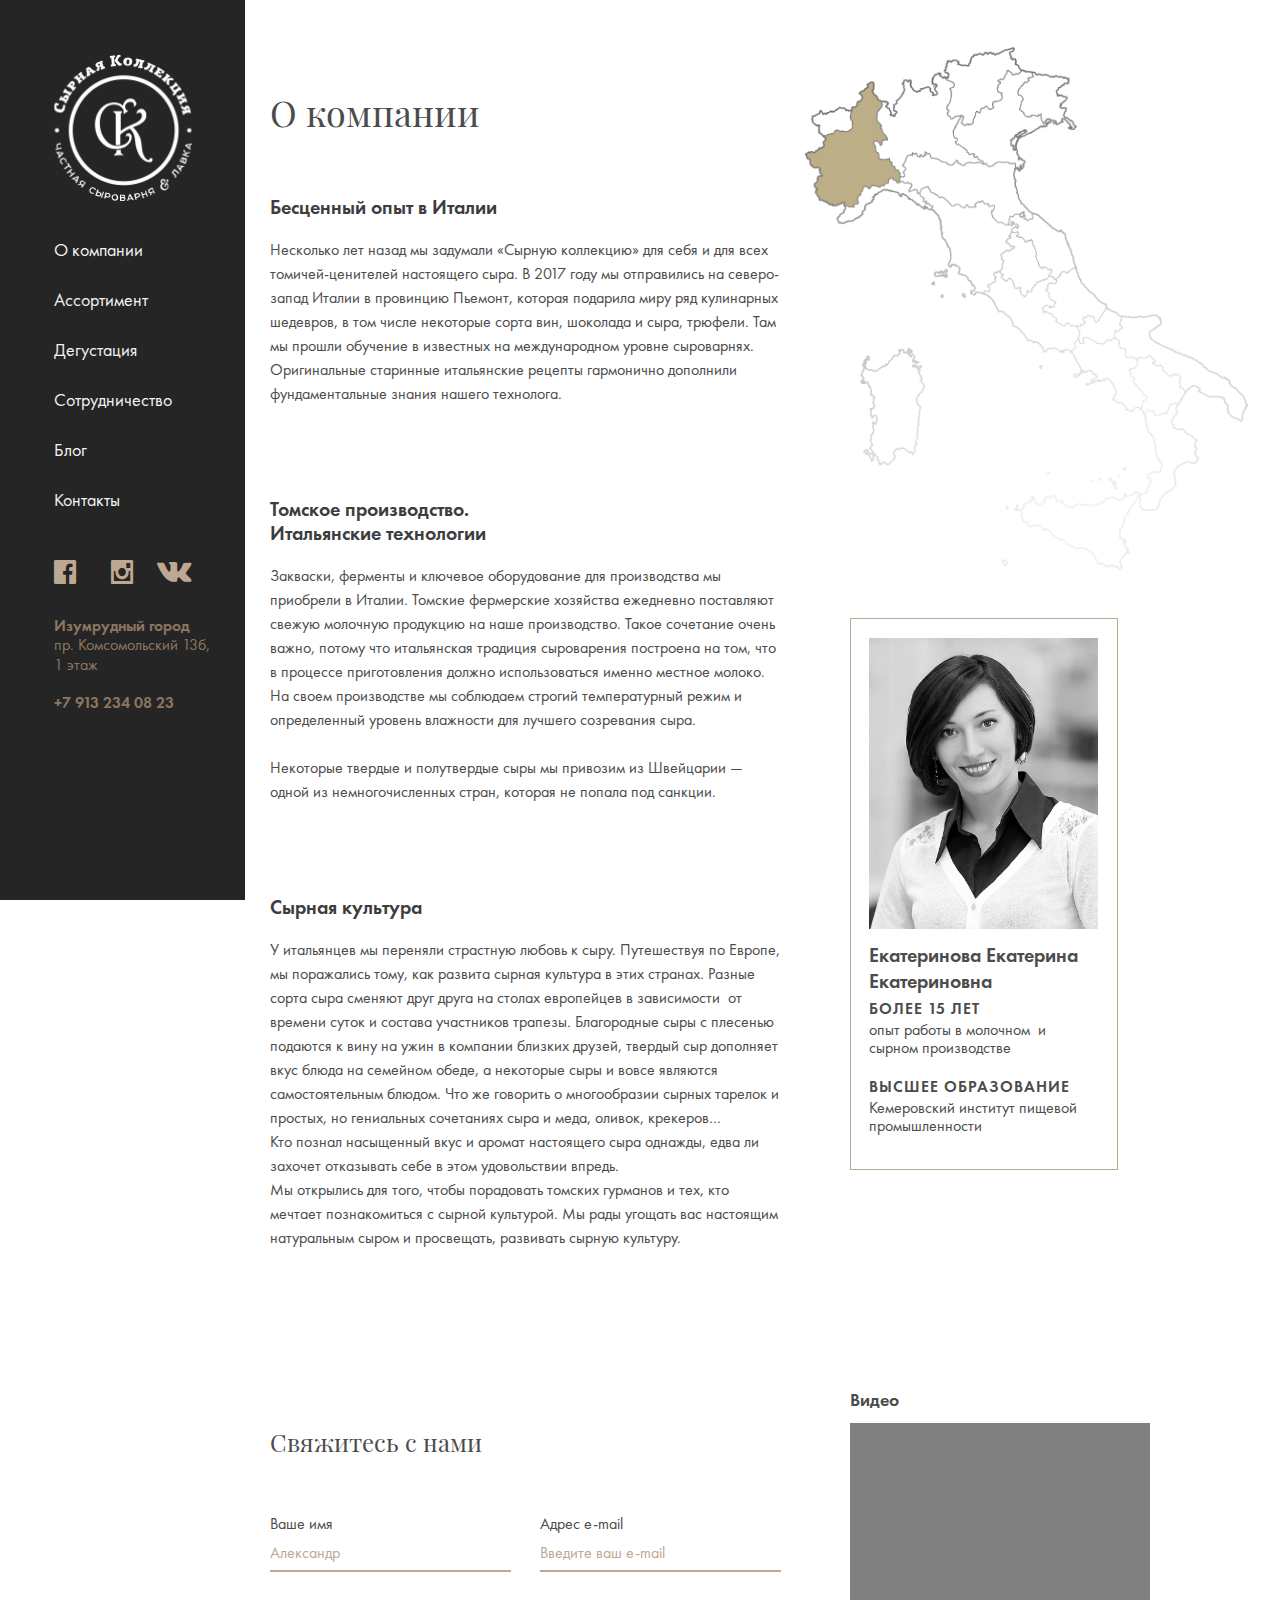
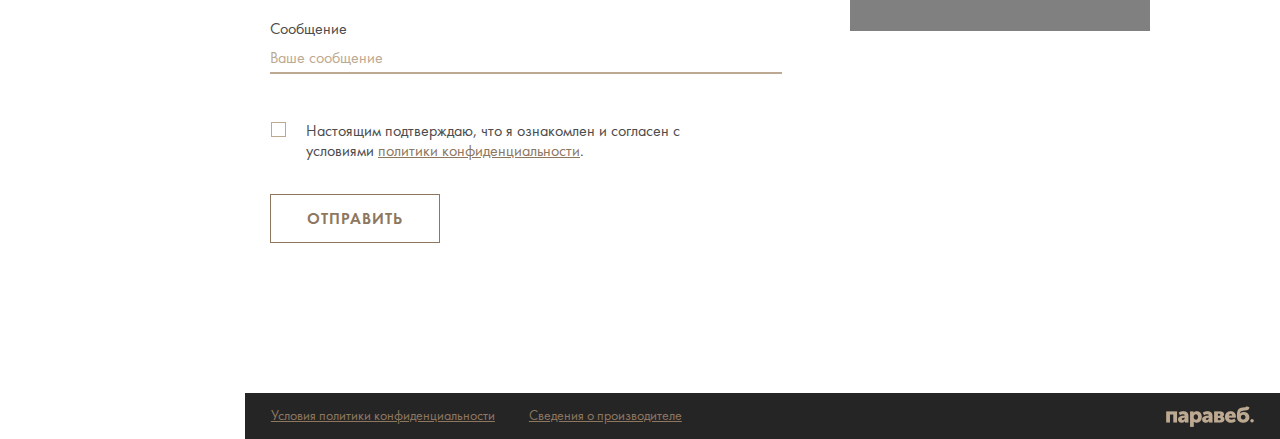
<file: about.html>
<!DOCTYPE html>
<html>
<head>
	<title></title>
	<meta name="keywords" content=''>
	<meta name="description" content=''>
	<meta name="format-detection" content="telephone=no">

	<meta http-equiv="Content-Type" content="text/html; charset=utf-8">
	<meta name="viewport" content="width=device-width,minimum-scale=1,maximum-scale=1">
	<link rel="stylesheet" href="css/reset.css" type="text/css">
	<link rel="stylesheet" href="css/jquery.fancybox.css" type="text/css">
	<link rel="stylesheet" href="css/slick.css" type="text/css">
	<link rel="stylesheet" href="css/KitAnimate.css" type="text/css">
	<link rel="stylesheet" href="css/layout.css" type="text/css">
	<link rel="icon" type="image/vnd.microsoft.icon" href="favicon.ico">



	<link rel="stylesheet" media="screen and (min-width: 240px) and (max-width: 768px)" href="css/layout-mobile.css">	


	<meta name="viewport" content="width=device-width, initial-scale=1">

	<script type="text/javascript" src="js/jquery-3.2.1.min.js"></script>
	<script type="text/javascript" src="js/jquery.fancybox.js"></script>


	<script type="text/javascript" src="js/TweenMax.min.js"></script>
	<script type="text/javascript" src="js/slick.js"></script>
	<script type="text/javascript" src="js/swipe.js"></script>
	<script type="text/javascript" src="js/jquery.maskedinput.min.js"></script>
	<script type="text/javascript" src="js/jquery.validate.min.js"></script>
	<script type="text/javascript" src="js/KitProgress.js"></script>
	<script type="text/javascript" src="js/KitAnimate.js"></script>
	<script type="text/javascript" src="js/device.js"></script>
	<script type="text/javascript" src="js/KitSend.js"></script>
	<script type="text/javascript" src="js/autosize.js"></script>
	<script type="text/javascript" src="js/main.js"></script>

 
</head>
<body>
	<nav class="mobile-menu" id="mmenu">
		<div class="b-col-left b-left-board">
			<a href="index.html"><div class="b-logo"></div></a>
			<div class="menu">
				<ul>
					<li><a href="about.html">О компании</a></li>
					<li><a href="assortment.html">Ассортимент</a></li>
					<li><a href="">Дегустация</a></li>
					<li><a href="">Сотрудничество</a></li>
					<li><a href="blog.html">Блог</a></li>
					<li><a href="">Контакты</a></li>
				</ul>
			</div>
			<div class="b-contacts">
				<div class="b-social" >
					<ul>
						<li><a href="#" class="icon-fb"></a></li>
						<li><a href="#" class="icon-insta"></a></li>
						<li><a href="#" class="icon-vk"></a></li>
					</ul>
				</div>	
				<div class="b-contacts-vcard" >
					<p class="b-contacts__addr">Изумрудный город </p>
					<p class="b-contacts__addr-line-2">	пр. Комсомольский 13б,&nbsp;1 этаж</p>
					<a class="b-contacts__phone" href="tel:+79132340823">+7 913 234 08 23</a>			
				</div>	
			</div>
		</div>		
	</nav>
	<div id="panel">
		<div class="b-left-board b-col-left not-mobile left">
			<a href="index.html"><div class="b-logo"></div></a>
			<div class="menu">
				<ul>
					<li><a href="about.html">О компании</a></li>
					<li><a href="assortment.html">Ассортимент</a></li>
					<li><a href="">Дегустация</a></li>
					<li><a href="">Сотрудничество</a></li>
					<li><a href="blog.html">Блог</a></li>
					<li><a href="">Контакты</a></li>
				</ul>
			</div>
			<div class="b-contacts">
				<div class="b-social" >
					<ul>
						<li><a href="#" class="icon-fb"></a></li>
						<li><a href="#" class="icon-insta"></a></li>
						<li><a href="#" class="icon-vk"></a></li>
					</ul>
				</div>	
				<div class="b-contacts-vcard" >
					<p class="b-contacts__addr">Изумрудный город </p>
					<p class="b-contacts__addr-line-2">	пр. Комсомольский 13б, 1 этаж</p>
					<a class="b-contacts__phone" href="tel:+79132340823">+7 913 234 08 23</a>			
				</div>	
			</div>
		</div>
		<div class="b-col-right right">
			<div class="mobile-menu-opener mobileonly">
				<div class="mobile-menu-opener-btn toggle-button icon-mob-menu-btn"></div>
				<div  class="b-logo-mobile" ><a href="index.html" style="background-image: url('./i/sk-logo.svg');"></a></div>
			</div>
			<div class="b-col-right__container">
				<div class="b-about-page clearfix">
					<div class="b-about-page__col_left left">
						<h1>О компании</h1>
						<h3>Бесценный опыт в Италии</h3>
						<p>Несколько лет назад мы задумали «Сырную коллекцию» для себя и для всех томичей-ценителей настоящего сыра. В 2017 году мы отправились на северо-запад Италии в провинцию Пьемонт, которая подарила миру ряд кулинарных шедевров, в том числе некоторые сорта вин, шоколада и сыра, трюфели. Там мы прошли обучение в известных на международном уровне сыроварнях. Оригинальные старинные итальянские рецепты гармонично дополнили фундаментальные знания нашего технолога. </p>
						<h3>Томское производство. <br>Итальянские технологии</h3>
						<p>Закваски, ферменты и ключевое оборудование для производства мы приобрели в Италии. Томские фермерские хозяйства ежедневно поставляют свежую молочную продукцию на наше производство. Такое сочетание очень важно, потому что итальянская традиция сыроварения построена на том, что в процессе приготовления должно использоваться именно местное молоко. На своем производстве мы соблюдаем строгий температурный режим и определенный уровень влажности для лучшего созревания сыра.<br><br>Некоторые твердые и полутвердые сыры мы привозим из Швейцарии — одной из немногочисленных стран, которая не попала под санкции.</p>
						<h3>Сырная культура</h3>
						<p>У итальянцев мы переняли страстную любовь к сыру. Путешествуя по Европе, мы поражались тому, как развита сырная культура в этих странах. Разные сорта сыра сменяют друг друга на столах европейцев в зависимости  от времени суток и состава участников трапезы. Благородные сыры с плесенью подаются к вину на ужин в компании близких друзей, твердый сыр дополняет вкус блюда на семейном обеде, а некоторые сыры и вовсе являются самостоятельным блюдом. Что же говорить о многообразии сырных тарелок и простых, но гениальных сочетаниях сыра и меда, оливок, крекеров…<br>Кто познал насыщенный вкус и аромат настоящего сыра однажды, едва ли захочет отказывать себе в этом удовольствии впредь. <br>Мы открылись для того, чтобы порадовать томских гурманов и тех, кто мечтает познакомиться с сырной культурой.  Мы рады угощать вас настоящим натуральным сыром и просвещать, развивать сырную культуру.</p>
					</div>
					<div class="b-about-page__col_right left">
						<div class="b-about-page__map" style="background-image: url('./i/map.png');">
						</div>
						<div class="b-about-page__specialist">
							<div class="b-about-page__specialist_cont">
								<div class="b-about-page__specialist_cont__img">
									<img src="./i/specialist.jpg" alt="">
								</div>
								<div class="b-about-page__specialist_cont__vcard">
									<span class="b-about-page__specialist__name">Екатеринова Екатерина Екатериновна</span>
									<h4>Более 15 лет</h4>
									<p>опыт работы в молочном  и сырном производстве</p>
									<h4>Высшее образование </h4>
									<p>Кемеровский институт пищевой промышленности</p>			
								</div>
							</div>
						</div>
					</div>
					<div class="contact-form-video-container clear clearfix">
						<div class="b-about-page__video b-about-page__col_right right">
							<span>Видео</span>
							<iframe src="" frameborder="0"></iframe>
						</div>					
						<div class="b-about-page__contact-form b-about-page__col_left left">
							<h2>Свяжитесь с нами</h2>
							<form action="kitsend.php">
								<div class="form__name">
									<label for="name">Ваше имя</label>
									<input type="text" id="name" name="name" placeholder="Александр" required>
								</div>
								<div class="form-email">
									<label for="email">Адрес e-mail</label>
									<input type="email" id="email" name="email" placeholder="Введите ваш e-mail" required>
								</div>
								<div class="form-text">
									<label for="text">Cообщение</label>
									<textarea name="text" id="text" rows="1" placeholder="Ваше сообщение" required></textarea>
								</div>	
								<div class="form__check-uslovia">
									<div class="checkbox-self">
										<input type="checkbox" name="uslovia-checkbox" id="uslovia-checkbox" class="uslovia-checkbox" required>
										<label for="uslovia-checkbox" class="metka"><span>Настоящим подтверждаю, что я ознакомлен и согласен с условиями <a href="#" class="politics">политики конфиденциальности</a>.</span></label>									
									</div>									
								</div>
								<button type="submit" class="b-butt-more ajax">Отправить</button>
							</form>
						</div>						
					</div>
				</div>		
			</div>
			<div class="footer not-mobile">
				<div class="b-block">
					<a class="politics" href="#">Условия политики конфиденциальности</a>
					<a class="information" href="#">Сведения о производителе</a>
					<a class="paraweb" href="#"></a>				
				</div>
			</div>
			<div class="footer mobileonly">
				<div class="b-block">
					<div class="b-contacts">
						<div class="b-social" >
							<a href="#" class="icon-fb"></a>
							<a href="#" class="icon-insta"></a>
							<a href="#" class="icon-vk"></a>
						</div>	
						<div class="b-contacts-vcard" >
							<p class="b-contacts__addr">Наш адрес: ТРЦ «Изумрудный город»  <br>г. Томск. пр. Комсомольский 13б, 1 этаж</p>
							<a class="b-contacts__phone" href="tel:+79132340823">+7 913 234 08 23</a>			
						</div>	
					</div>	
					<a class="paraweb" href="#"></a>
				</div>
			</div>			
		</div>

	<!-- <script type="application/javascript" src="js/fastclick.js"></script> -->
	<script type="application/javascript" src="js/slideout.js"></script>	
	</div>
	<div style="display:none;">
		<a href="#b-popup-error" class="b-error-link fancy" style="display:none;"></a>
		<div class="b-popup" id="b-popup-1">
			<h3>Оставьте заявку</h3>
			<h4>и наши специалисты<br>свяжутся с Вами в ближайшее время</h4>
			<form action="kitsend.php" method="POST" id="b-form-1" data-block="#b-popup-2">
				<div class="b-popup-form">
					<label for="name">Введите Ваше имя</label>
					<input type="text" id="name" name="name" required/>
					<label for="tel">Введите Ваш номер телефона</label>
					<input type="text" id="tel" name="phone" required/>
					<label for="tel">Введите Ваш E-mail</label>
					<input type="text" id="tel" name="email" required/>
					<input type="hidden" name="subject" value="Заказ"/>
					<input type="submit" class="ajax b-orange-butt" value="Заказать">
					<a href="#b-popup-success" class="b-thanks-link fancy" style="display:none;"></a>
				</div>
			</form>
		</div>
		<div class="b-thanks b-popup" id="b-popup-success">
			<h3>Спасибо!</h3>
			<h4>Ваша заявка успешно отправлена.<br/>Наш менеджер свяжется с Вами в течение часа.</h4>
			<input type="submit" class="b-orange-butt" onclick="$.fancybox.close(); return false;" value="Закрыть">
		</div>
		<div class="b-thanks b-popup" id="b-popup-error">
			<h3>Ошибка отправки!</h3>
			<h4>Приносим свои извинения. Пожалуйста, попробуйте отправить Вашу заявку позже.</h4>
			<input type="submit" class="b-orange-butt" onclick="$.fancybox.close(); return false;" value="Закрыть">
		</div>
	</div>
</body>
</html>
</file>
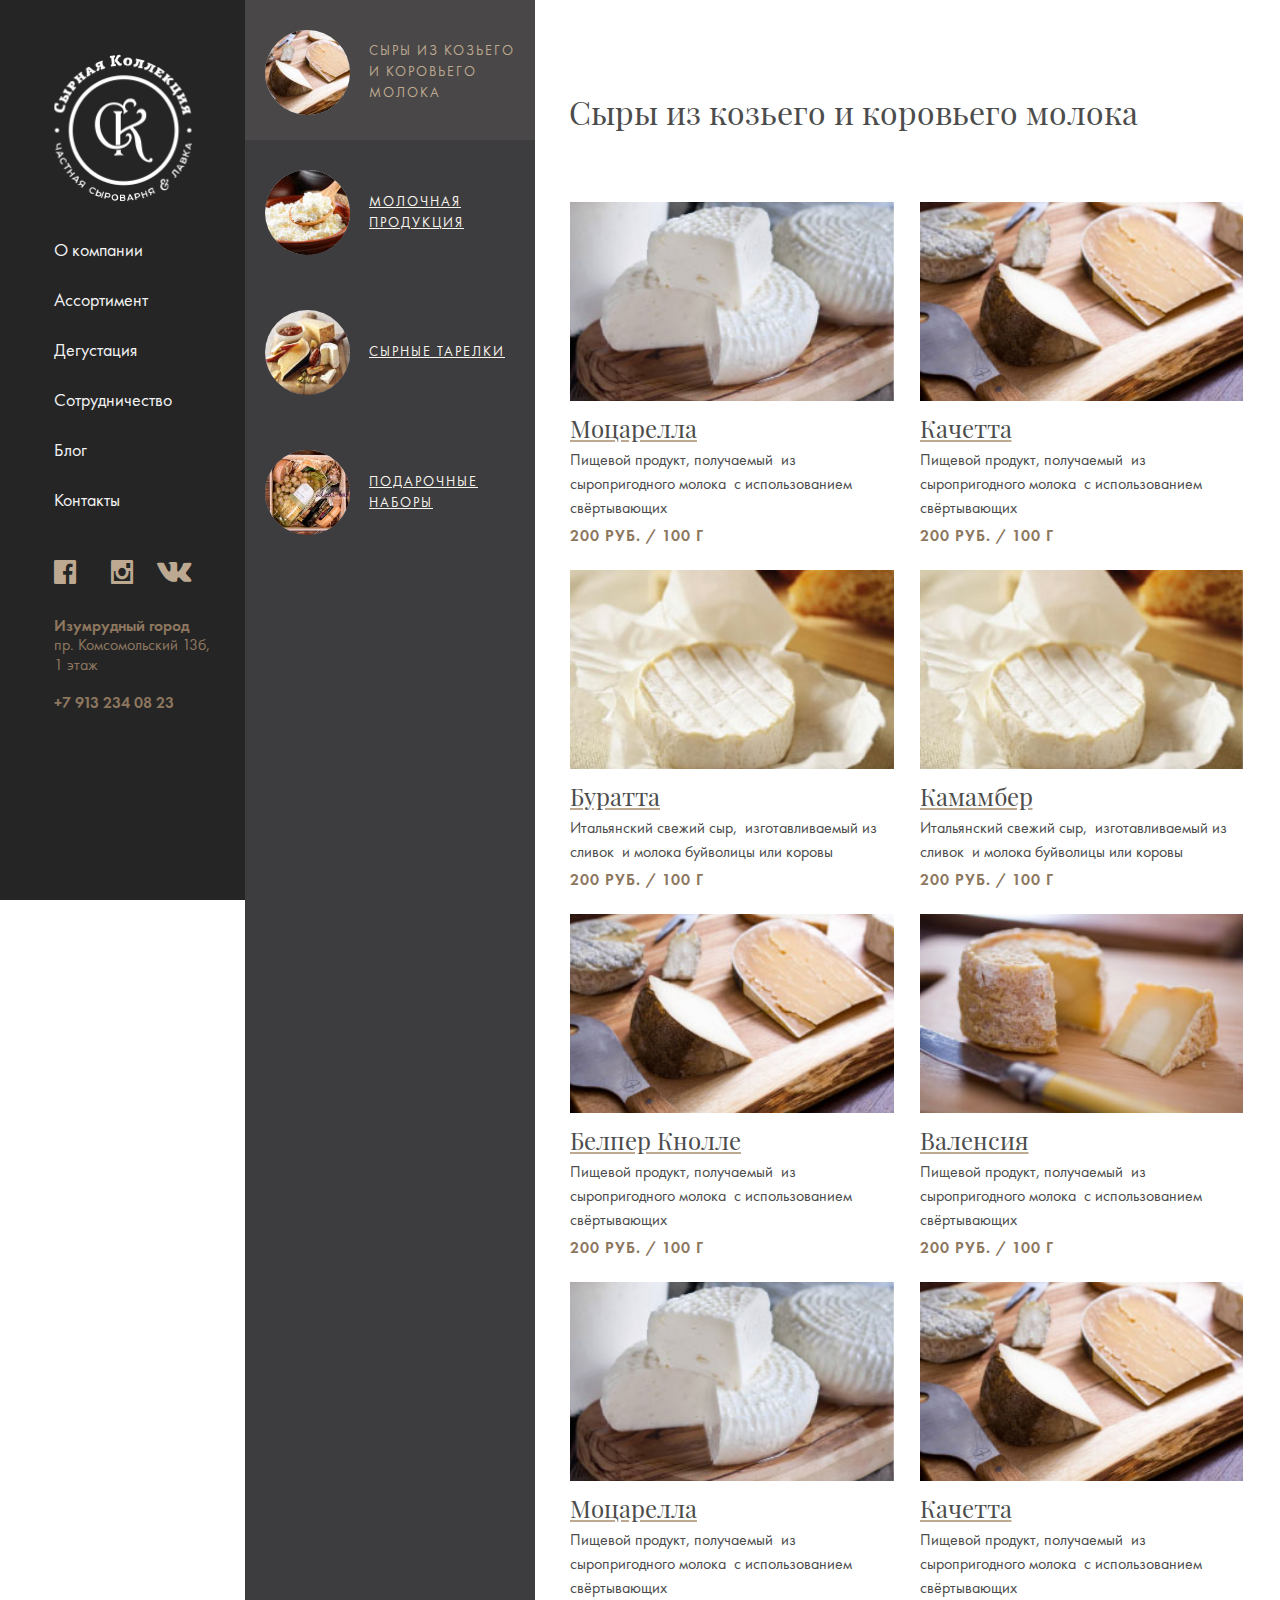
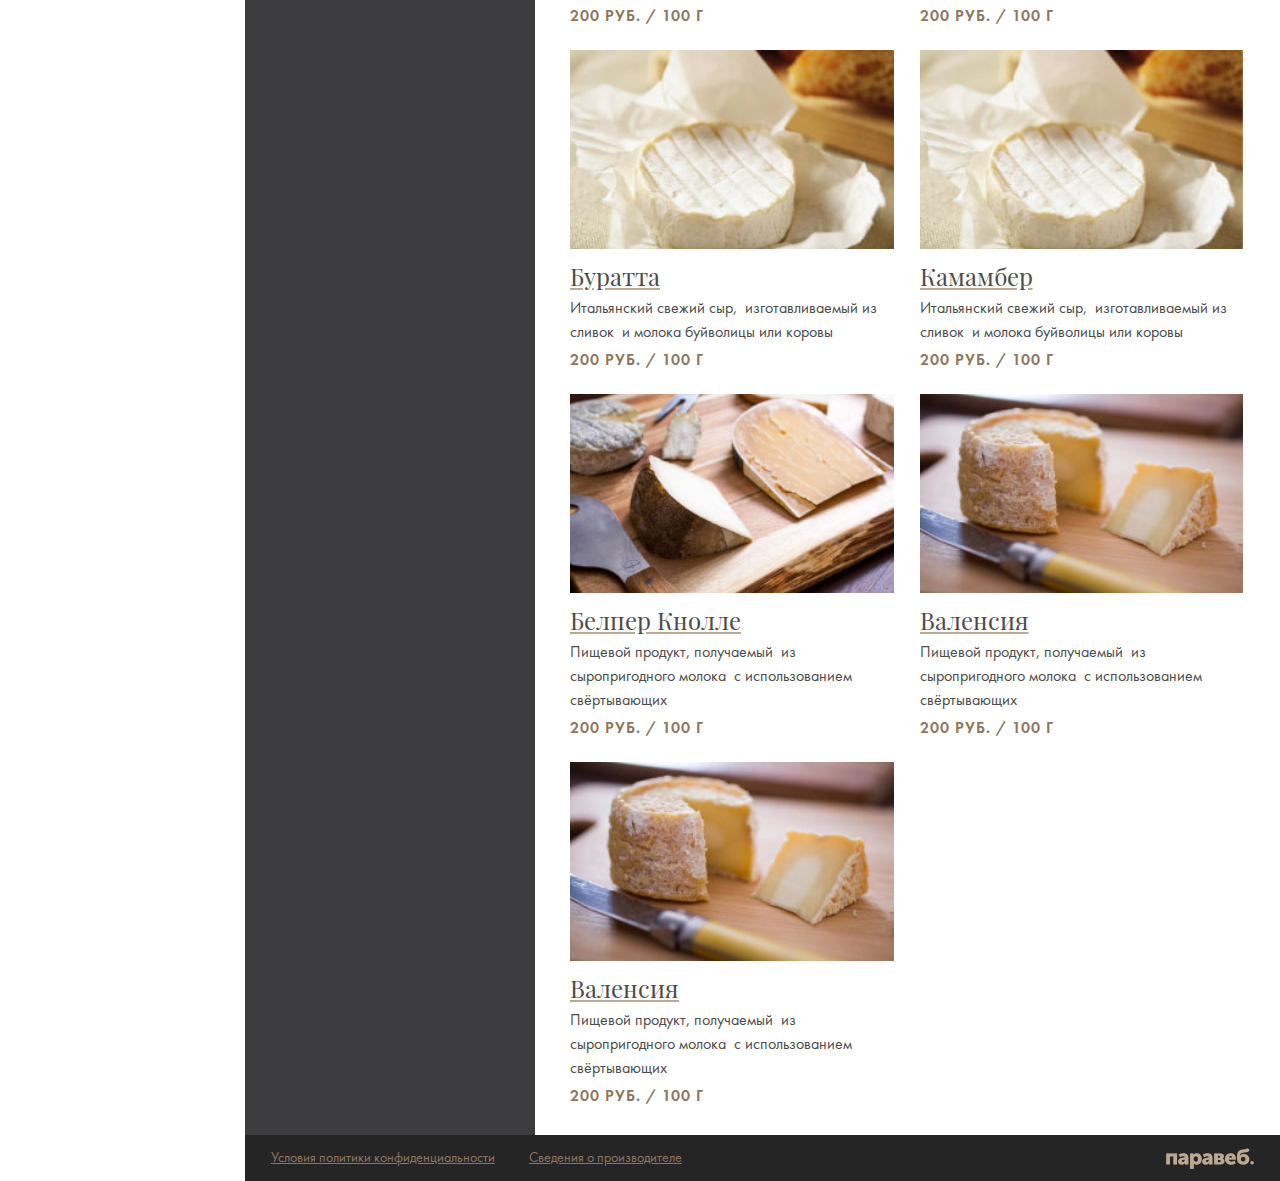
<file: assortment.html>
<!DOCTYPE html>
<html>
<head>
	<title></title>
	<meta name="keywords" content=''>
	<meta name="description" content=''>
	<meta name="format-detection" content="telephone=no">

	<meta http-equiv="Content-Type" content="text/html; charset=utf-8">
	<meta name="viewport" content="width=device-width,minimum-scale=1,maximum-scale=1">
	<link rel="stylesheet" href="css/reset.css" type="text/css">
	<link rel="stylesheet" href="css/jquery.fancybox.css" type="text/css">
	<link rel="stylesheet" href="css/slick.css" type="text/css">
	<link rel="stylesheet" href="css/KitAnimate.css" type="text/css">
	<link rel="stylesheet" href="css/layout.css" type="text/css">
	<link rel="icon" type="image/vnd.microsoft.icon" href="favicon.ico">

 

	<link rel="stylesheet" media="screen and (min-width: 240px) and (max-width: 768px)" href="css/layout-mobile.css">	


	<meta name="viewport" content="width=device-width, initial-scale=1">

	<script type="text/javascript" src="js/jquery-3.2.1.min.js"></script>
	<script type="text/javascript" src="js/jquery.fancybox.js"></script>


	<script type="text/javascript" src="js/TweenMax.min.js"></script>
	<script type="text/javascript" src="js/slick.js"></script>
	<script type="text/javascript" src="js/swipe.js"></script>
	<script type="text/javascript" src="js/jquery.maskedinput.min.js"></script>
	<script type="text/javascript" src="js/jquery.validate.min.js"></script>
	<script type="text/javascript" src="js/KitProgress.js"></script>
	<script type="text/javascript" src="js/KitAnimate.js"></script>
	<script type="text/javascript" src="js/device.js"></script>
	<script type="text/javascript" src="js/KitSend.js"></script>
	<script type="text/javascript" src="js/main.js"></script>
	

</head>
<body>
	<nav class="mobile-menu" id="mmenu">
		<div class="b-col-left b-left-board">
			<a href="index.html"><div class="b-logo"></div></a>
			<div class="menu">
				<ul>
					<li><a href="about.html">О компании</a></li>
					<li><a href="assortment.html">Ассортимент</a></li>
					<li><a href="">Дегустация</a></li>
					<li><a href="">Сотрудничество</a></li>
					<li><a href="blog.html">Блог</a></li>
					<li><a href="">Контакты</a></li>
				</ul>
			</div>
			<div class="b-contacts">
				<div class="b-social" >
					<ul>
						<li><a href="#" class="icon-fb"></a></li>
						<li><a href="#" class="icon-insta"></a></li>
						<li><a href="#" class="icon-vk"></a></li>
					</ul>
				</div>	
				<div class="b-contacts-vcard" >
					<p class="b-contacts__addr">Изумрудный город </p>
					<p class="b-contacts__addr-line-2">	пр. Комсомольский 13б,&nbsp;1 этаж</p>
					<a class="b-contacts__phone" href="tel:+79132340823">+7 913 234 08 23</a>			
				</div>	
			</div>
		</div>		
	</nav>
	<div class="panel" 	id="panel">
		<div class="b-left-board b-col-left not-mobile left clearfix">
			<a href="index.html"><div class="b-logo"></div></a>
			<div class="menu">
				<ul>
					<li><a href="about.html">О компании</a></li>
					<li><a href="assortment.html">Ассортимент</a></li>
					<li><a href="">Дегустация</a></li>
					<li><a href="">Сотрудничество</a></li>
					<li><a href="blog.html">Блог</a></li>
					<li><a href="">Контакты</a></li>
				</ul>
			</div>
			<div class="b-contacts">
				<div class="b-social" >
					<ul>
						<li><a href="#" class="icon-fb"></a></li>
						<li><a href="#" class="icon-insta"></a></li>
						<li><a href="#" class="icon-vk"></a></li>
					</ul>
				</div>	
				<div class="b-contacts-vcard" >
					<p class="b-contacts__addr">Изумрудный город </p>
					<p class="b-contacts__addr-line-2">	пр. Комсомольский 13б, 1 этаж</p>
					<a class="b-contacts__phone" href="tel:+79132340823">+7 913 234 08 23</a>			
				</div>	
			</div>
		</div>
			<div class="b-col-right right clearfix">
				<div class="mobile-menu-opener mobileonly">
					<div class="mobile-menu-opener-btn toggle-button icon-mob-menu-btn"></div>
					<div  class="b-logo-mobile" ><a href="index.html" style="background-image: url('./i/sk-logo.svg');"></a></div>
				</div>	
				<div class="b-col-right__container">
					<div class="b-assortment-page clearfix">				
						<div class="b-assortment-page__menu not-mobile left">
							<div class="scroll-cont">
								<ul>
									<li><a href="#" class="b-assortment-page__menu__item active">
											<div class="b-assortment-page__menu__item__img" style="background-image: url('./i/assort-menu-goat-cheese.jpg');">
											</div>
											<div class="b-assortment-page__menu__item__text">
												<span>Сыры из козьего и ко­ровьего молока</span>	
											</div>
										</a>
									</li>
									<li><a href="#" class="b-assortment-page__menu__item">
											<div class="b-assortment-page__menu__item__img" style="background-image: url('./i/assort-menu-milk.jpg');">
											</div>
											<div class="b-assortment-page__menu__item__text">
												<span>Молочная продукция</span>	
											</div>
										</a>
									</li>
									<li><a href="#" class="b-assortment-page__menu__item">
											<div class="b-assortment-page__menu__item__img" style="background-image: url('./i/assort-menu-cheese.jpg');">
											</div>
											<div class="b-assortment-page__menu__item__text">
												<span>Сырные тарелки</span>	
											</div>
										</a>
									</li>	
									<li><a href="#" class="b-assortment-page__menu__item">
											<div class="b-assortment-page__menu__item__img" style="background-image: url('./i/assort-menu-gift.jpg');">
											</div>
											<div class="b-assortment-page__menu__item__text">
												<span>Подарочные наборы</span>	
											</div>
										</a>
									</li>																
								</ul>							
							</div>
						</div>
						<div class="b-assortment-page__catalog right">
							<div class="b-assortment-page__catalog__container clearfix">
								<h1>Сыры из козьего и ко­ровьего молока</h1>
								<!-- <h2 class="b-assortment-page-mobile-header mobileonly">Ассортимент</h2> -->
								<a href="#" class="b-butt-more-pc toggle-button2 mobileonly">Выбрать категорию</a>
								<div class="catalog__item">
									<a href="product-detail.html" class="catalog__item__img" style="background-image: url('./i/mozarella-thumb.jpg');"></a>
									<a class="catalog__item__h3-line" href="product-detail.html">
										<h3>Моцарелла</h3></a>
									<p>Пищевой продукт, получаемый  из сыропригодного молока  с использованием свёртывающих </p>
									<span>200 руб. / 100 г</span>
								</div>	
								<div class="catalog__item">
									<a href="product-detail.html" class="catalog__item__img" style="background-image: url('./i/buratta-thumb.jpg');"></a>
									<a class="catalog__item__h3-line" href="product-detail.html">
										<h3>Качетта</h3></a>
									<p>Пищевой продукт, получаемый  из сыропригодного молока  с использованием свёртывающих </p>
									<span>200 руб. / 100 г</span>
								</div>	
								<div class="catalog__item">
									<a href="product-detail.html" class="catalog__item__img" style="background-image: url('./i/kamamber-thumb.jpg');"></a>
									<a class="catalog__item__h3-line" href="product-detail.html">
										<h3>Буратта</h3></a>
									<p>Итальянский свежий сыр,  изготавливаемый из сливок  и молока буйволицы или коровы</p>
									<span>200 руб. / 100 г</span>
								</div>	
								<div class="catalog__item">
									<a href="product-detail.html" class="catalog__item__img" style="background-image: url('./i/belperknolle-thumb.jpg');"></a>
									<a class="catalog__item__h3-line" href="product-detail.html">
										<h3>Камамбер</h3></a>
									<p>Итальянский свежий сыр,  изготавливаемый из сливок  и молока буйволицы или коровы</p>
									<span>200 руб. / 100 г</span>
								</div>	
								<div class="catalog__item">
									<a href="product-detail.html" class="catalog__item__img" style="background-image: url('./i/valencia-thumb.jpg');"></a>
									<a class="catalog__item__h3-line"  href="product-detail.html">
										<h3>Белпер Кнолле</h3></a>
									<p>Пищевой продукт, получаемый  из сыропригодного молока  с использованием свёртывающих </p>
									<span>200 руб. / 100 г</span>
								</div>	
								<div class="catalog__item">
									<a href="product-detail.html" class="catalog__item__img" style="background-image: url('./i/kacheta-thumb.jpg');"></a>
									<a class="catalog__item__h3-line" href="product-detail.html">
										<h3>Валенсия</h3></a>
									<p>Пищевой продукт, получаемый  из сыропригодного молока  с использованием свёртывающих </p>
									<span>200 руб. / 100 г</span>
								</div>	
								<div class="catalog__item">
									<a href="product-detail.html" class="catalog__item__img" style="background-image: url('./i/mozarella-thumb.jpg');"></a>
									<a class="catalog__item__h3-line" href="product-detail.html">
										<h3>Моцарелла</h3></a>
									<p>Пищевой продукт, получаемый  из сыропригодного молока  с использованием свёртывающих </p>
									<span>200 руб. / 100 г</span>
								</div>	
								<div class="catalog__item">
									<a href="product-detail.html" class="catalog__item__img" style="background-image: url('./i/buratta-thumb.jpg');"></a>
									<a class="catalog__item__h3-line" href="product-detail.html">
										<h3>Качетта</h3></a>
									<p>Пищевой продукт, получаемый  из сыропригодного молока  с использованием свёртывающих </p>
									<span>200 руб. / 100 г</span>
								</div>	
								<div class="catalog__item">
									<a href="product-detail.html" class="catalog__item__img" style="background-image: url('./i/kamamber-thumb.jpg');"></a>
									<a class="catalog__item__h3-line" href="product-detail.html">
										<h3>Буратта</h3></a>
									<p>Итальянский свежий сыр,  изготавливаемый из сливок  и молока буйволицы или коровы</p>
									<span>200 руб. / 100 г</span>
								</div>	
								<div class="catalog__item">
									<a href="product-detail.html" class="catalog__item__img" style="background-image: url('./i/belperknolle-thumb.jpg');"></a>
									<a class="catalog__item__h3-line" href="product-detail.html">
										<h3>Камамбер</h3></a>
									<p>Итальянский свежий сыр,  изготавливаемый из сливок  и молока буйволицы или коровы</p>
									<span>200 руб. / 100 г</span>
								</div>	
								<div class="catalog__item">
									<a href="product-detail.html" class="catalog__item__img" style="background-image: url('./i/valencia-thumb.jpg');"></a>
									<a class="catalog__item__h3-line" href="product-detail.html">
										<h3>Белпер Кнолле</h3></a>
									<p>Пищевой продукт, получаемый  из сыропригодного молока  с использованием свёртывающих </p>
									<span>200 руб. / 100 г</span>
								</div>	
								<div class="catalog__item">
									<a href="product-detail.html" class="catalog__item__img" style="background-image: url('./i/kacheta-thumb.jpg');"></a>
									<a class="catalog__item__h3-line" href="product-detail.html">
										<h3>Валенсия</h3></a>
									<p>Пищевой продукт, получаемый  из сыропригодного молока  с использованием свёртывающих </p>
									<span>200 руб. / 100 г</span>
								</div>	
								<div class="catalog__item">
									<a href="product-detail.html" class="catalog__item__img" style="background-image: url('./i/kacheta-thumb.jpg');"></a>
									<a class="catalog__item__h3-line" href="product-detail.html">
										<h3>Валенсия</h3></a>
									<p>Пищевой продукт, получаемый  из сыропригодного молока  с использованием свёртывающих </p>
									<span>200 руб. / 100 г</span>
								</div>													
							</div>
						</div>
					</div>		
				</div>	
					<div class="footer not-mobile">
						<div class="b-block">
							<a class="politics" href="#">Условия политики конфиденциальности</a>
							<a class="information" href="#">Сведения о производителе</a>
							<a class="paraweb" href="#"></a>				
						</div>
					</div>
					<div class="footer mobileonly">
						<div class="b-block">
							<div class="b-contacts">
								<div class="b-social" >
									<a href="#" class="icon-fb"></a>
									<a href="#" class="icon-insta"></a>
									<a href="#" class="icon-vk"></a>
								</div>	
								<div class="b-contacts-vcard" >
									<p class="b-contacts__addr">Наш адрес: ТРЦ «Изумрудный город»  <br>г. Томск. пр. Комсомольский 13б, 1 этаж</p>
									<a class="b-contacts__phone" href="tel:+79132340823">+7 913 234 08 23</a>			
								</div>	
							</div>	
							<a class="paraweb" href="#"></a>
						</div>
					</div>							
			</div>
	</div>
	 	<nav class="mobileonly b-assortment-page__menu " id="mmenu2">
	 		<div>
	 			<h3 class="b-assortment-page__menu__header">Категории</h3>
				<ul>
					<li><a href="#" class="b-assortment-page__menu__item active">
							<div class="b-assortment-page__menu__item__img" style="background-image: url('./i/assort-menu-goat-cheese.jpg');">
							</div>
							<div class="b-assortment-page__menu__item__text">
								<span>Сыры из козьего и ко­ровьего молока</span>	
							</div>
						</a>
					</li>
					<li><a href="#" class="b-assortment-page__menu__item">
							<div class="b-assortment-page__menu__item__img" style="background-image: url('./i/assort-menu-milk.jpg');">
							</div>
							<div class="b-assortment-page__menu__item__text">
								<span>Молочная продукция</span>	
							</div>
						</a>
					</li>
					<li><a href="#" class="b-assortment-page__menu__item">
							<div class="b-assortment-page__menu__item__img" style="background-image: url('./i/assort-menu-cheese.jpg');">
							</div>
							<div class="b-assortment-page__menu__item__text">
								<span>Сырные тарелки</span>	
							</div>
						</a>
					</li>	
					<li><a href="#" class="b-assortment-page__menu__item">
							<div class="b-assortment-page__menu__item__img" style="background-image: url('./i/assort-menu-gift.jpg');">
							</div>
							<div class="b-assortment-page__menu__item__text">
								<span>Подарочные наборы</span>	
							</div>
						</a>
					</li>																
				</ul>	 			
	 		</div>
		</nav>	
	<!-- <script type="application/javascript" src="js/fastclick.js"></script> -->
	<script type="application/javascript" src="js/slideout.js"></script>
	<div style="display:none;">
		<a href="#b-popup-error" class="b-error-link fancy" style="display:none;"></a>
		<div class="b-popup" id="b-popup-1">
			<h3>Оставьте заявку</h3>
			<h4>и наши специалисты<br>свяжутся с Вами в ближайшее время</h4>
			<form action="kitsend.php" method="POST" id="b-form-1" data-block="#b-popup-2">
				<div class="b-popup-form">
					<label for="name">Введите Ваше имя</label>
					<input type="text" id="name" name="name" required/>
					<label for="tel">Введите Ваш номер телефона</label>
					<input type="text" id="tel" name="phone" required/>
					<label for="tel">Введите Ваш E-mail</label>
					<input type="text" id="tel" name="email" required/>
					<input type="hidden" name="subject" value="Заказ"/>
					<input type="submit" class="ajax b-orange-butt" value="Заказать">
					<a href="#b-popup-success" class="b-thanks-link fancy" style="display:none;"></a>
				</div>
			</form>
		</div>
		<div class="b-thanks b-popup" id="b-popup-success">
			<h3>Спасибо!</h3>
			<h4>Ваша заявка успешно отправлена.<br/>Наш менеджер свяжется с Вами в течение часа.</h4>
			<input type="submit" class="b-orange-butt" onclick="$.fancybox.close(); return false;" value="Закрыть">
		</div>
		<div class="b-thanks b-popup" id="b-popup-error">
			<h3>Ошибка отправки!</h3>
			<h4>Приносим свои извинения. Пожалуйста, попробуйте отправить Вашу заявку позже.</h4>
			<input type="submit" class="b-orange-butt" onclick="$.fancybox.close(); return false;" value="Закрыть">
		</div>
	</div>
</body>
</html>
</file>
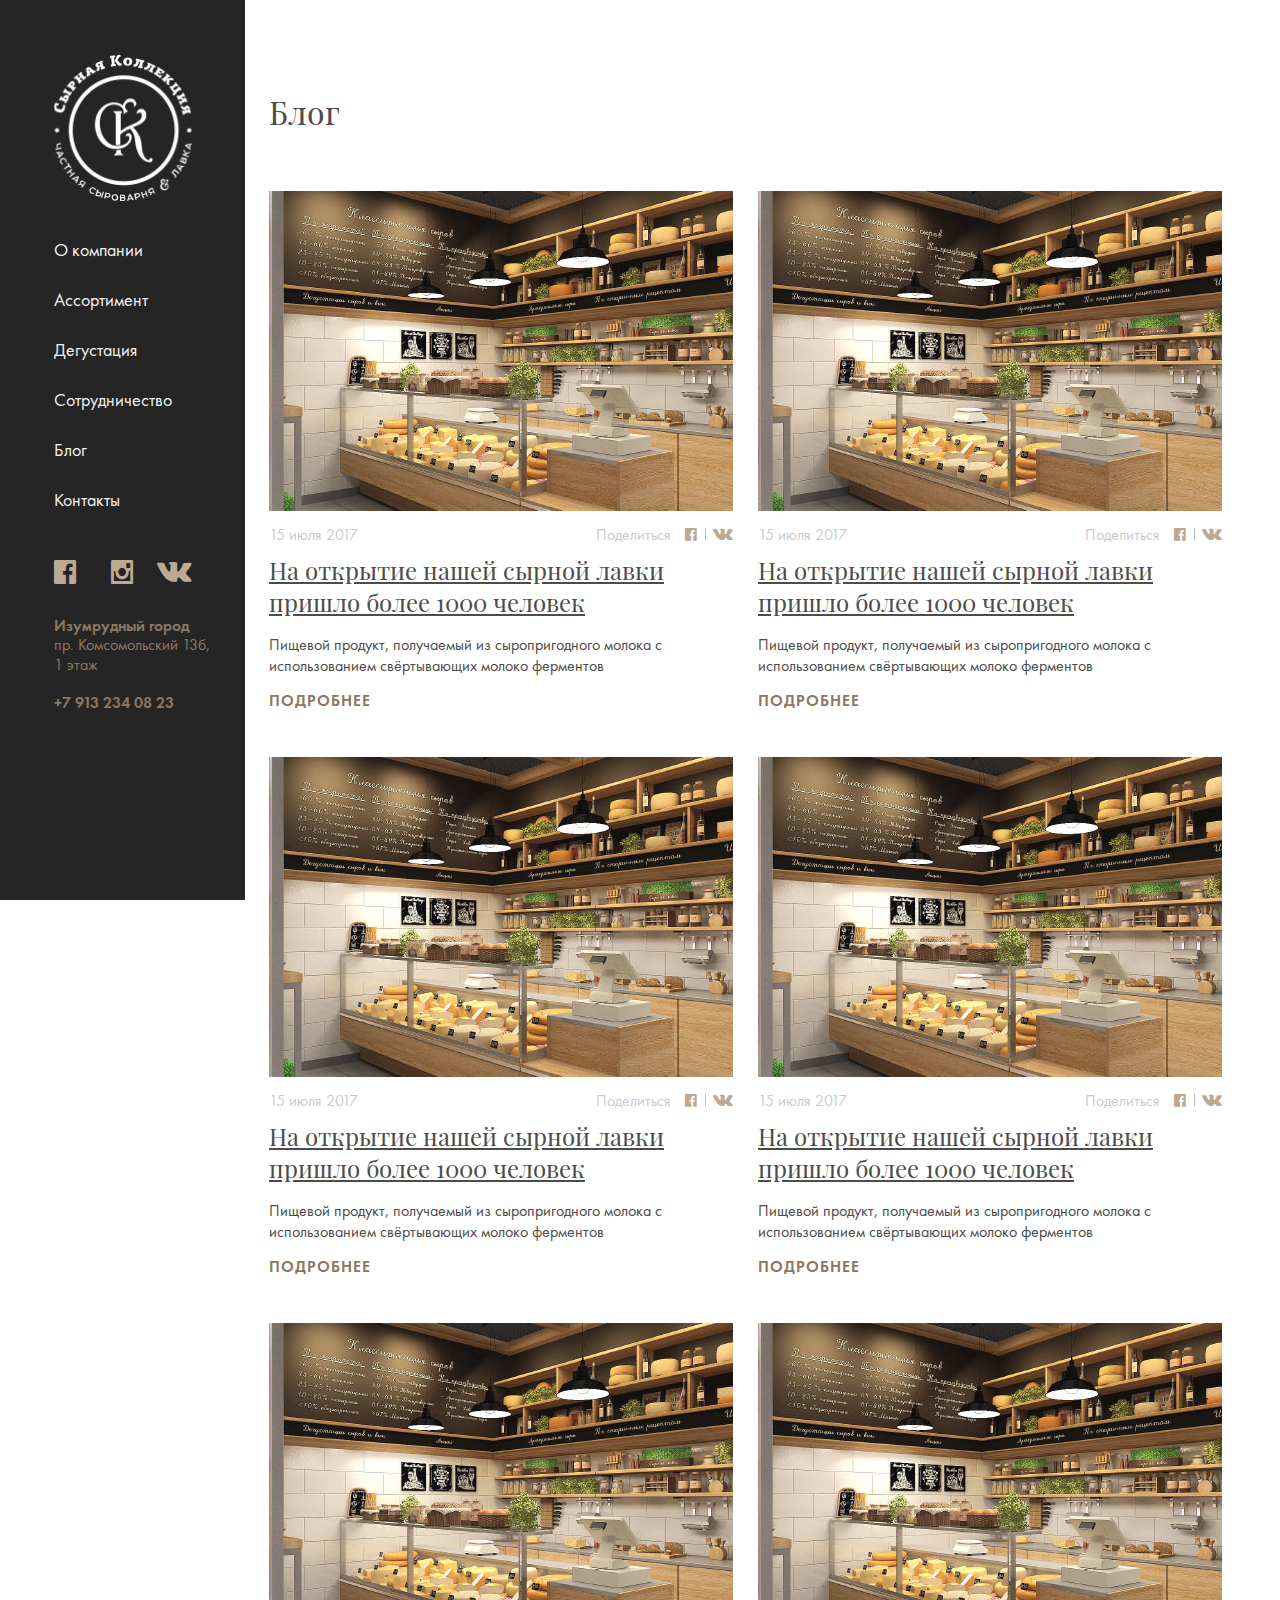
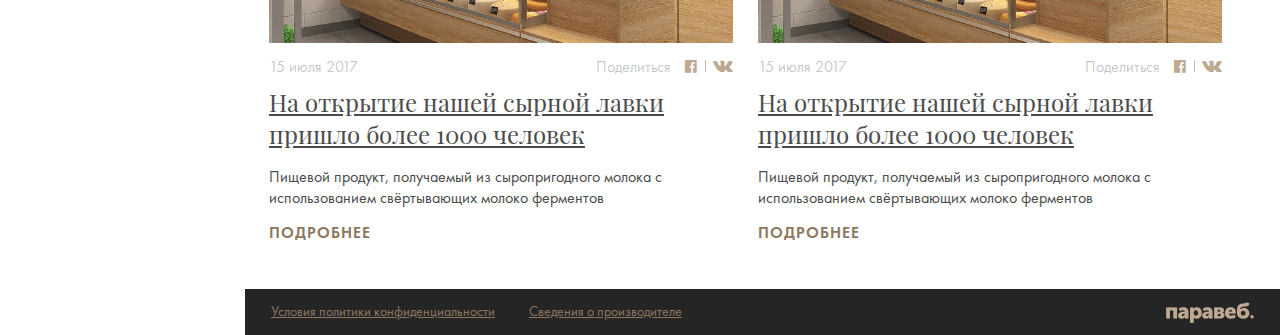
<file: blog.html>
<!DOCTYPE html>
<html>
<head>
	<title></title>
	<meta name="keywords" content=''>
	<meta name="description" content=''>
	<meta name="format-detection" content="telephone=no">

	<meta http-equiv="Content-Type" content="text/html; charset=utf-8">
	<meta name="viewport" content="width=device-width,minimum-scale=1,maximum-scale=1">
	<link rel="stylesheet" href="css/reset.css" type="text/css">
	<link rel="stylesheet" href="css/jquery.fancybox.css" type="text/css">
	<link rel="stylesheet" href="css/slick.css" type="text/css">
	<link rel="stylesheet" href="css/KitAnimate.css" type="text/css">
	<link rel="stylesheet" href="css/layout.css" type="text/css">
	<link rel="icon" type="image/vnd.microsoft.icon" href="favicon.ico">
 


	<link rel="stylesheet" media="screen and (min-width: 240px) and (max-width: 768px)" href="css/layout-mobile.css">	


	<meta name="viewport" content="width=device-width, initial-scale=1">

	<script type="text/javascript" src="js/jquery-3.2.1.min.js"></script>
	<script type="text/javascript" src="js/jquery.fancybox.js"></script>


	<script type="text/javascript" src="js/TweenMax.min.js"></script>
	<script type="text/javascript" src="js/slick.js"></script>
	<script type="text/javascript" src="js/swipe.js"></script>
	<script type="text/javascript" src="js/jquery.maskedinput.min.js"></script>
	<script type="text/javascript" src="js/jquery.validate.min.js"></script>
	<script type="text/javascript" src="js/KitProgress.js"></script>
	<script type="text/javascript" src="js/KitAnimate.js"></script>
	<script type="text/javascript" src="js/device.js"></script>
	<script type="text/javascript" src="js/KitSend.js"></script>
	<script type="text/javascript" src="js/main.js"></script>
	

</head>
<body>
	<nav class="mobile-menu" id="mmenu">
		<div class="b-col-left b-left-board">
			<a href="index.html"><div class="b-logo"></div></a>
			<div class="menu">
				<ul>
					<li><a href="about.html">О компании</a></li>
					<li><a href="assortment.html">Ассортимент</a></li>
					<li><a href="#">Дегустация</a></li>
					<li><a href="#">Сотрудничество</a></li>
					<li><a href="blog.html">Блог</a></li>
					<li><a href="#">Контакты</a></li>
				</ul>
			</div>
			<div class="b-contacts">
				<div class="b-social" >
					<ul>
						<li><a href="#" class="icon-fb"></a></li>
						<li><a href="#" class="icon-insta"></a></li>
						<li><a href="#" class="icon-vk"></a></li>
					</ul>
				</div>	
				<div class="b-contacts-vcard" >
					<p class="b-contacts__addr">Изумрудный город </p>
					<p class="b-contacts__addr-line-2">	пр. Комсомольский 13б,&nbsp;1 этаж</p>
					<a class="b-contacts__phone" href="tel:+79132340823">+7 913 234 08 23</a>			
				</div>	
			</div>
		</div>		
	</nav>
	<div id="panel">
		<div class="b-left-board b-col-left not-mobile left">
			<a href="index.html"><div class="b-logo"></div></a>
			<div class="menu">
				<ul>
					<li><a href="about.html">О компании</a></li>
					<li><a href="assortment.html">Ассортимент</a></li>
					<li><a href="#">Дегустация</a></li>
					<li><a href="#">Сотрудничество</a></li>
					<li><a href="blog.html">Блог</a></li>
					<li><a href="#">Контакты</a></li>
				</ul>
			</div>
			<div class="b-contacts">
				<div class="b-social" >
					<ul>
						<li><a href="#" class="icon-fb"></a></li>
						<li><a href="#" class="icon-insta"></a></li>
						<li><a href="#" class="icon-vk"></a></li>
					</ul>
				</div>	
				<div class="b-contacts-vcard" >
					<p class="b-contacts__addr">Изумрудный город </p>
					<p class="b-contacts__addr-line-2">	пр. Комсомольский 13б, 1 этаж</p>
					<a class="b-contacts__phone" href="tel:+79132340823">+7 913 234 08 23</a>			
				</div>	
			</div>
		</div>
		<div class="b-col-right right">
			<div class="mobile-menu-opener mobileonly">
				<div class="mobile-menu-opener-btn toggle-button icon-mob-menu-btn"></div>
				<div  class="b-logo-mobile" ><a href="index.html" style="background-image: url('./i/sk-logo.svg');"></a></div>
			</div>
			<div class="b-col-right__container">
				<div class="b-blog-page clearfix">
					<h1>Блог</h1>
					<div class="b-blog-page__content">
						<div class="b-blog-page__article">
							<a href="#" class="b-blog-page__article__img" style="background-image: url('./i/article-1.jpg');">
							</a>
							<div class="b-blog-page__article__date-share clearfix">
								<div class="b-blog-page__article__date left">
									<span>15 июля 2017</span>
								</div>
								<div class="b-blog-page__article__share right">
									<span>Поделиться</span>
									<a href="#" class="icon-fb"></a>
									<div class="sep"></div>
									<a href="#" class="icon-vk"></a>
								</div>
							</div>
							<div class="b-blog-page__article__textcont">
								<div class="b-blog-page__article__header">
									<a href="#"><h3>На открытие нашей сырной лавки пришло более 1000 человек</h3></a>
								</div>
								<div class="b-blog-page__article__text">
									<p>Пищевой продукт, получаемый из сыропригодного молока с использованием свёртывающих молоко ферментов</p>
								</div>
							</div>
							<div class="b-blog-page__article__url">
								<a href="#">Подробнее</a>
							</div>
						</div>
						<div class="b-blog-page__article">
							<a href="#" class="b-blog-page__article__img" style="background-image: url('./i/article-1.jpg');">
							</a>
							<div class="b-blog-page__article__date-share clearfix">
								<div class="b-blog-page__article__date left">
									<span>15 июля 2017</span>
								</div>
								<div class="b-blog-page__article__share right">
									<span>Поделиться</span>
									<a href="#" class="icon-fb"></a>
									<div class="sep"></div>
									<a href="#" class="icon-vk"></a>
								</div>
							</div>
							<div class="b-blog-page__article__textcont">
								<div class="b-blog-page__article__header">
									<a href="#"><h3>На открытие нашей сырной лавки пришло более 1000 человек</h3></a>
								</div>
								<div class="b-blog-page__article__text">
									<p>Пищевой продукт, получаемый из сыропригодного молока с использованием свёртывающих молоко ферментов</p>
								</div>
							</div>
							<div class="b-blog-page__article__url">
								<a href="#">Подробнее</a>
							</div>
						</div>
						<div class="b-blog-page__article">
							<a href="#" class="b-blog-page__article__img" style="background-image: url('./i/article-1.jpg');">
							</a>
							<div class="b-blog-page__article__date-share clearfix">
								<div class="b-blog-page__article__date left">
									<span>15 июля 2017</span>
								</div>
								<div class="b-blog-page__article__share right">
									<span>Поделиться</span>
									<a href="#" class="icon-fb"></a>
									<div class="sep"></div>
									<a href="#" class="icon-vk"></a>
								</div>
							</div>
							<div class="b-blog-page__article__textcont">
								<div class="b-blog-page__article__header">
									<a href="#"><h3>На открытие нашей сырной лавки пришло более 1000 человек</h3></a>
								</div>
								<div class="b-blog-page__article__text">
									<p>Пищевой продукт, получаемый из сыропригодного молока с использованием свёртывающих молоко ферментов</p>
								</div>
							</div>
							<div class="b-blog-page__article__url">
								<a href="#">Подробнее</a>
							</div>
						</div>
						<div class="b-blog-page__article">
							<a href="#" class="b-blog-page__article__img" style="background-image: url('./i/article-1.jpg');">
							</a>
							<div class="b-blog-page__article__date-share clearfix">
								<div class="b-blog-page__article__date left">
									<span>15 июля 2017</span>
								</div>
								<div class="b-blog-page__article__share right">
									<span>Поделиться</span>
									<a href="#" class="icon-fb"></a>
									<div class="sep"></div>
									<a href="#" class="icon-vk"></a>
								</div>
							</div>
							<div class="b-blog-page__article__textcont">
								<div class="b-blog-page__article__header">
									<a href="#"><h3>На открытие нашей сырной лавки пришло более 1000 человек</h3></a>
								</div>
								<div class="b-blog-page__article__text">
									<p>Пищевой продукт, получаемый из сыропригодного молока с использованием свёртывающих молоко ферментов</p>
								</div>
							</div>
							<div class="b-blog-page__article__url">
								<a href="#">Подробнее</a>
							</div>
						</div>
						<div class="b-blog-page__article">
							<a href="#" class="b-blog-page__article__img" style="background-image: url('./i/article-1.jpg');">
							</a>
							<div class="b-blog-page__article__date-share clearfix">
								<div class="b-blog-page__article__date left">
									<span>15 июля 2017</span>
								</div>
								<div class="b-blog-page__article__share right">
									<span>Поделиться</span>
									<a href="#" class="icon-fb"></a>
									<div class="sep"></div>
									<a href="#" class="icon-vk"></a>
								</div>
							</div>
							<div class="b-blog-page__article__textcont">
								<div class="b-blog-page__article__header">
									<a href="#"><h3>На открытие нашей сырной лавки пришло более 1000 человек</h3></a>
								</div>
								<div class="b-blog-page__article__text">
									<p>Пищевой продукт, получаемый из сыропригодного молока с использованием свёртывающих молоко ферментов</p>
								</div>
							</div>
							<div class="b-blog-page__article__url">
								<a href="#">Подробнее</a>
							</div>
						</div>
						<div class="b-blog-page__article">
							<a href="#" class="b-blog-page__article__img" style="background-image: url('./i/article-1.jpg');">
							</a>
							<div class="b-blog-page__article__date-share clearfix">
								<div class="b-blog-page__article__date left">
									<span>15 июля 2017</span>
								</div>
								<div class="b-blog-page__article__share right">
									<span>Поделиться</span>
									<a href="#" class="icon-fb"></a>
									<div class="sep"></div>
									<a href="#" class="icon-vk"></a>
								</div>
							</div>
							<div class="b-blog-page__article__textcont">
								<div class="b-blog-page__article__header">
									<a href="#"><h3>На открытие нашей сырной лавки пришло более 1000 человек</h3></a>
								</div>
								<div class="b-blog-page__article__text">
									<p>Пищевой продукт, получаемый из сыропригодного молока с использованием свёртывающих молоко ферментов</p>
								</div>
							</div>
							<div class="b-blog-page__article__url">
								<a href="#">Подробнее</a>
							</div>
						</div>
					</div>
				</div>		
			</div>
			<div class="footer not-mobile">
				<div class="b-block">
					<a class="politics" href="#">Условия политики конфиденциальности</a>
					<a class="information" href="#">Сведения о производителе</a>
					<a class="paraweb" href="#"></a>				
				</div>
			</div>
			<div class="footer mobileonly">
				<div class="b-block">
					<div class="b-contacts">
						<div class="b-social" >
							<a href="#" class="icon-fb"></a>
							<a href="#" class="icon-insta"></a>
							<a href="#" class="icon-vk"></a>
						</div>	
						<div class="b-contacts-vcard" >
							<p class="b-contacts__addr">Наш адрес: ТРЦ «Изумрудный город»  <br>г. Томск. пр. Комсомольский 13б, 1 этаж</p>
							<a class="b-contacts__phone" href="tel:+79132340823">+7 913 234 08 23</a>			
						</div>	
					</div>	
					<a class="paraweb" href="#"></a>
				</div>
			</div>
		</div>
	</div>
	<script type="application/javascript" src="js/slideout.js"></script>	
	<div style="display:none;">
		<a href="#b-popup-error" class="b-error-link fancy" style="display:none;"></a>
		<div class="b-popup" id="b-popup-1">
			<h3>Оставьте заявку</h3>
			<h4>и наши специалисты<br>свяжутся с Вами в ближайшее время</h4>
			<form action="kitsend.php" method="POST" id="b-form-1" data-block="#b-popup-2">
				<div class="b-popup-form">
					<label for="name">Введите Ваше имя</label>
					<input type="text" id="name" name="name" required/>
					<label for="tel">Введите Ваш номер телефона</label>
					<input type="text" id="tel" name="phone" required/>
					<label for="tel">Введите Ваш E-mail</label>
					<input type="text" id="tel" name="email" required/>
					<input type="hidden" name="subject" value="Заказ"/>
					<input type="submit" class="ajax b-orange-butt" value="Заказать">
					<a href="#b-popup-success" class="b-thanks-link fancy" style="display:none;"></a>
				</div>
			</form>
		</div>
		<div class="b-thanks b-popup" id="b-popup-success">
			<h3>Спасибо!</h3>
			<h4>Ваша заявка успешно отправлена.<br/>Наш менеджер свяжется с Вами в течение часа.</h4>
			<input type="submit" class="b-orange-butt" onclick="$.fancybox.close(); return false;" value="Закрыть">
		</div>
		<div class="b-thanks b-popup" id="b-popup-error">
			<h3>Ошибка отправки!</h3>
			<h4>Приносим свои извинения. Пожалуйста, попробуйте отправить Вашу заявку позже.</h4>
			<input type="submit" class="b-orange-butt" onclick="$.fancybox.close(); return false;" value="Закрыть">
		</div>
	</div>
</body>
</html>
</file>
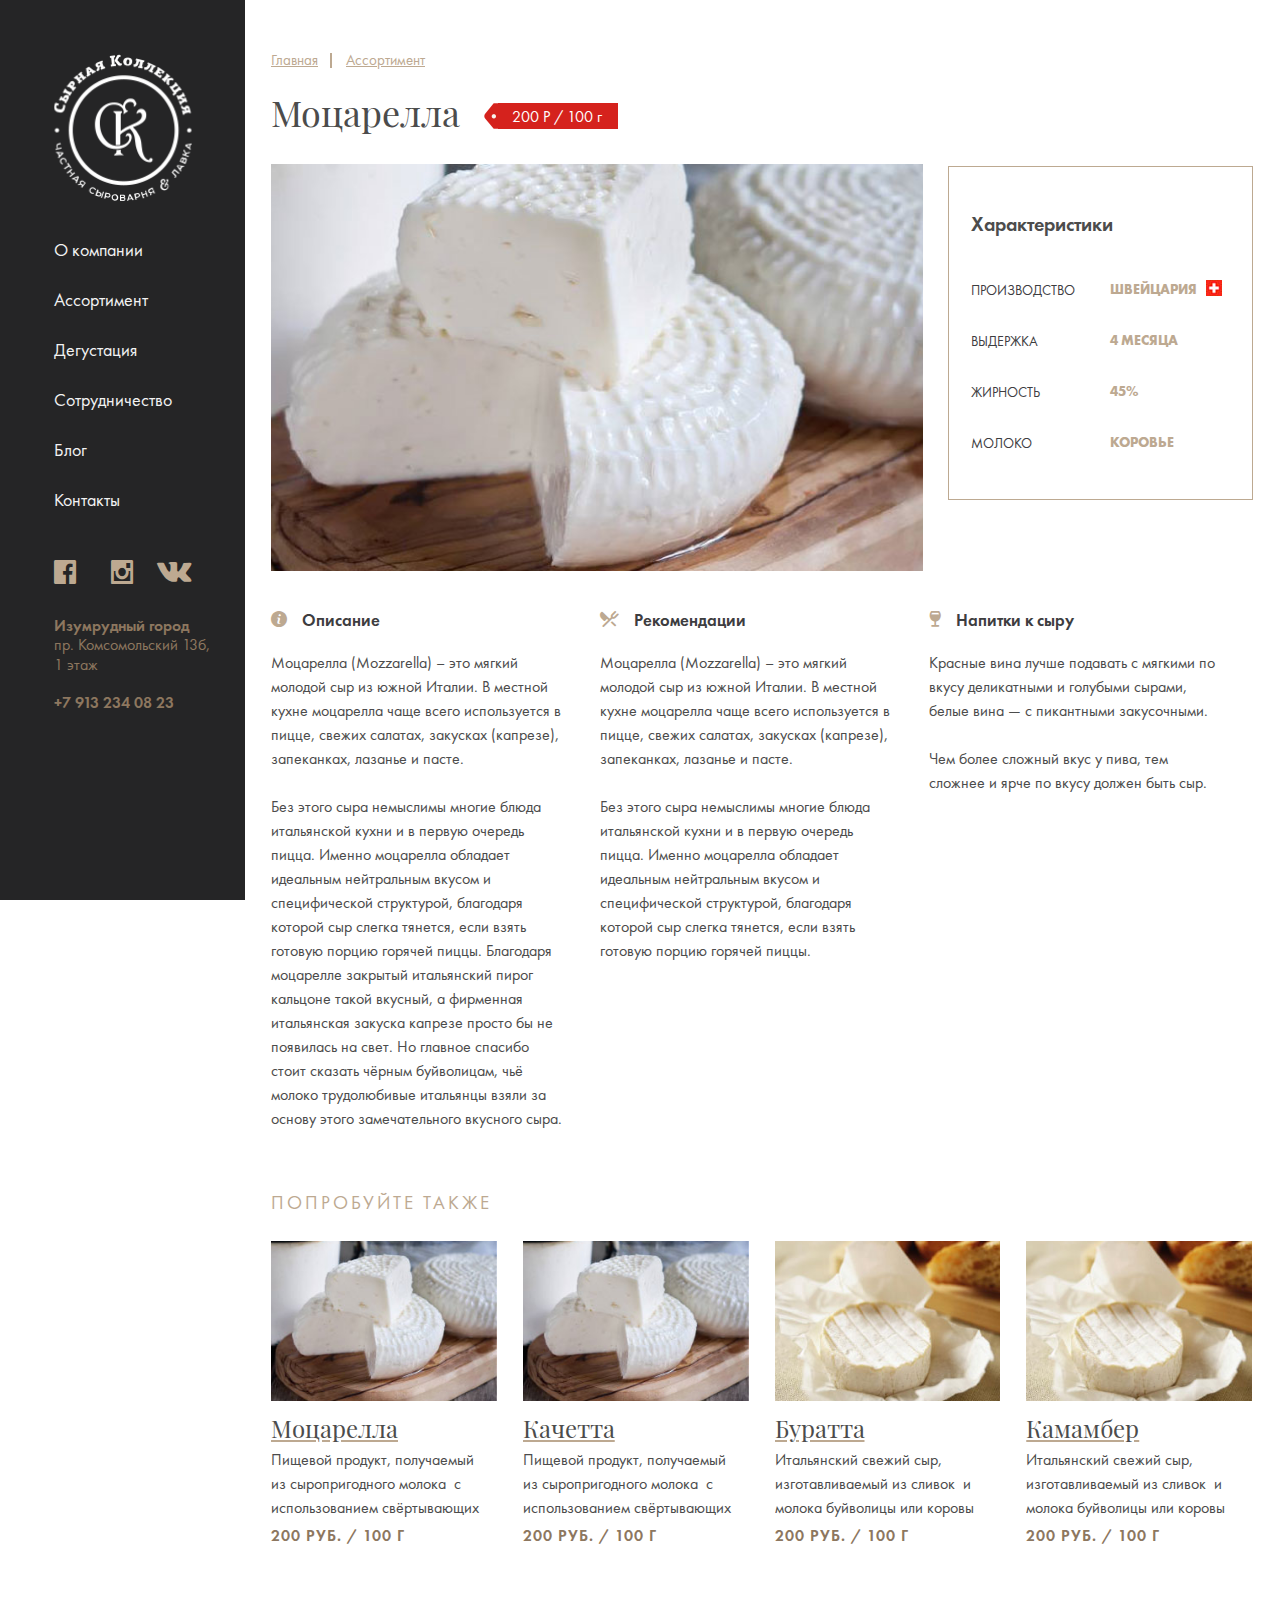
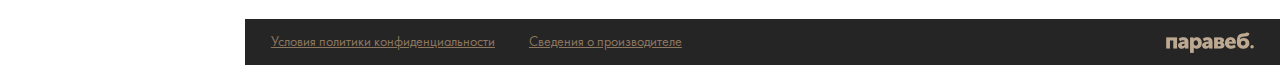
<file: product-detail.html>
<!DOCTYPE html>
<html>
<head>
	<title></title>
	<meta name="keywords" content=''>
	<meta name="description" content=''>
	<meta name="format-detection" content="telephone=no">

	<meta http-equiv="Content-Type" content="text/html; charset=utf-8">
	<meta name="viewport" content="width=device-width,minimum-scale=1,maximum-scale=1">
	<link rel="stylesheet" href="css/reset.css" type="text/css">
	<link rel="stylesheet" href="css/jquery.fancybox.css" type="text/css">
	<link rel="stylesheet" href="css/slick.css" type="text/css">
	<link rel="stylesheet" href="css/KitAnimate.css" type="text/css">
	<link rel="stylesheet" href="css/layout.css" type="text/css">
	<link rel="icon" type="image/vnd.microsoft.icon" href="favicon.ico">
 


	<link rel="stylesheet" media="screen and (min-width: 240px) and (max-width: 768px)" href="css/layout-mobile.css">	


	<meta name="viewport" content="width=device-width, initial-scale=1">

	<script type="text/javascript" src="js/jquery-3.2.1.min.js"></script>
	<script type="text/javascript" src="js/jquery.fancybox.js"></script>


	<script type="text/javascript" src="js/TweenMax.min.js"></script>
	<script type="text/javascript" src="js/slick.js"></script>
	<script type="text/javascript" src="js/swipe.js"></script>
	<script type="text/javascript" src="js/jquery.maskedinput.min.js"></script>
	<script type="text/javascript" src="js/jquery.validate.min.js"></script>
	<script type="text/javascript" src="js/KitProgress.js"></script>
	<script type="text/javascript" src="js/KitAnimate.js"></script>
	<script type="text/javascript" src="js/device.js"></script>
	<script type="text/javascript" src="js/KitSend.js"></script>
	<script type="text/javascript" src="js/main.js"></script>
	

</head>
<body>
	<nav class="mobile-menu" id="mmenu">
		<div class="b-col-left b-left-board">
			<a href="index.html"><div class="b-logo"></div></a>
			<div class="menu">
				<ul>
					<li><a href="about.html">О компании</a></li>
					<li><a href="assortment.html">Ассортимент</a></li>
					<li><a href="">Дегустация</a></li>
					<li><a href="">Сотрудничество</a></li>
					<li><a href="blog.html">Блог</a></li>
					<li><a href="">Контакты</a></li>
				</ul>
			</div>
			<div class="b-contacts">
				<div class="b-social" >
					<ul>
						<li><a href="#" class="icon-fb"></a></li>
						<li><a href="#" class="icon-insta"></a></li>
						<li><a href="#" class="icon-vk"></a></li>
					</ul>
				</div>	
				<div class="b-contacts-vcard" >
					<p class="b-contacts__addr">Изумрудный город </p>
					<p class="b-contacts__addr-line-2">	пр. Комсомольский 13б,&nbsp;1 этаж</p>
					<a class="b-contacts__phone" href="tel:+79132340823">+7 913 234 08 23</a>			
				</div>	
			</div>
		</div>		
	</nav>
	<div id="panel">
		<div class="b-left-board b-col-left not-mobile left">
			<a href="index.html"><div class="b-logo"></div></a>
			<div class="menu">
				<ul>
					<li><a href="about.html">О компании</a></li>
					<li><a href="assortment.html">Ассортимент</a></li>
					<li><a href="">Дегустация</a></li>
					<li><a href="">Сотрудничество</a></li>
					<li><a href="blog.html">Блог</a></li>
					<li><a href="">Контакты</a></li>
				</ul>
			</div>
			<div class="b-contacts">
				<div class="b-social" >
					<ul>
						<li><a href="#" class="icon-fb"></a></li>
						<li><a href="#" class="icon-insta"></a></li>
						<li><a href="#" class="icon-vk"></a></li>
					</ul>
				</div>	
				<div class="b-contacts-vcard" >
					<p class="b-contacts__addr">Изумрудный город </p>
					<p class="b-contacts__addr-line-2">	пр. Комсомольский 13б, 1 этаж</p>
					<a class="b-contacts__phone" href="tel:+79132340823">+7 913 234 08 23</a>			
				</div>	
			</div>
		</div>
		<div class="b-col-right right">
			<div class="mobile-menu-opener mobileonly">
				<div class="mobile-menu-opener-btn toggle-button icon-mob-menu-btn"></div>
				<div  class="b-logo-mobile" ><a href="index.html" style="background-image: url('./i/sk-logo.svg');"></a></div>
			</div>
			<div class="b-col-right__container">
				<div class="b-product-detail-page clearfix">
					<div class="b-product-detail-page__breadcrumbs">
						<a href="#">Главная</a>
						<a href="#">Ассортимент</a>
					</div>
					<div class="b-product-detail-page__detail">
						<div class="b-product-detail-page__detail__header clearfix">
							<h1 class="left">Моцарелла</h1>
							<div class="b-product-detail-page__detail__header__price">					
								<div class="b-product-detail-page__detail__header__price_body triangle-left">
									<span>200 Р / 100 г</span>
								</div>
							</div>
						</div>
						<div class="b-product-detail-page__detail__top clearfix">
							<div class="b-product-detail-page__detail__img left" style="background-image: url('./i/mozarella-big.jpg');"></div>
							<div class="b-product-detail-page__detail__spec left">
								<h3>Характеристики</h3>
								<div class="detail__spec__table">
									<div class="detail__spec__row table-row">
										<div class="detail__spec__cell table-cell_left">
											<h4>производство</h4>
										</div>
										<div class="detail__spec__cell table-cell_right">
											<div class="country">
												<h4>Швейцария</h4>
												<span class="country-logo"></span>
											</div>	
										</div>
									</div>
									<div class="detail__spec__row table-row">
										<div class="detail__spec__cell table-cell_left">
											<h4>Выдержка</h4>
										</div>
										<div class="detail__spec__cell table-cell_right">
											<h4>4 месяца</h4>
										</div>
									</div>
									<div class="detail__spec__row table-row">
										<div class="detail__spec__cell table-cell_left">
											<h4>Жирность</h4>
										</div>
										<div class="detail__spec__cell table-cell_right">
											<h4>45%</h4>
										</div>
									</div>
									<div class="detail__spec__row table-row">
										<div class="detail__spec__cell table-cell_left">
											<h4>Молоко</h4>
										</div>
										<div class="detail__spec__cell table-cell_right">
											<h4>Коровье</h4>
										</div>
									</div>
								</div>
							</div>
						</div>
						<div class="b-product-detail-page__detail__body clearfix">
							<div class="b-product-detail-page__detail__more detail-page__items">
								<div class="icon-info"><h3>Описание</h3></div>
								<p>Моцарелла (Mozzarella) – это мягкий молодой сыр из южной Италии. В местной кухне моцарелла чаще всего используется в пицце, свежих салатах, закусках (капрезе), запеканках, лазанье и пасте.<br><br>Без этого сыра немыслимы многие блюда итальянской кухни и в первую очередь пицца. Именно моцарелла обладает идеальным нейтральным вкусом и специфической структурой, благодаря которой сыр слегка тянется, если взять готовую порцию горячей пиццы. Благодаря моцарелле закрытый итальянский пирог кальцоне такой вкусный, а фирменная итальянская закуска капрезе просто бы не появилась на свет. Но главное спасибо стоит сказать чёрным буйволицам, чьё молоко трудолюбивые итальянцы взяли за основу этого замечательного вкусного сыра.</p>
							</div>
							<div class="b-product-detail-page__detail__recommends detail-page__items">
								<div class="icon-recommend" ><h3>Рекомендации</h3></div>
								<p>Моцарелла (Mozzarella) – это мягкий молодой сыр из южной Италии. В местной кухне моцарелла чаще всего используется в пицце, свежих салатах, закусках (капрезе), запеканках, лазанье и пасте.<br><br>Без этого сыра немыслимы многие блюда итальянской кухни и в первую очередь пицца. Именно моцарелла обладает идеальным нейтральным вкусом и специфической структурой, благодаря которой сыр слегка тянется, если взять готовую порцию горячей пиццы.</p>
							</div>
							<div class="b-product-detail-page__detail__drinks detail-page__items">
								<div class="icon-drinks"><h3>Напитки к сыру</h3></div>
								<p>Красные вина лучше подавать с мягкими по вкусу деликатными и голубыми сырами, белые вина — с пикантными закусочными.<br><br>Чем более сложный вкус у пива, тем сложнее и ярче по вкусу должен быть сыр.</p>
							</div>
						</div>
					</div>
					<div class="b-product-detail-page__offers">
						<div class="b-product-detail-page__offers__header">
							<h3>Попробуйте также</h3>
						</div>
						<div class="b-product-detail-page__offers__items">
							<div class="catalog__item">
								<a href="">
									<div class="catalog__item__img" style="background-image: url('./i/mozarella-thumb.jpg');">
									</div>
								</a>
								<a class="catalog__item__h3-line" href="">
									<h3>Моцарелла</h3></a>
								<p>Пищевой продукт, получаемый  из сыропригодного молока  с использованием свёртывающих </p>
								<span>200 руб. / 100 г</span>
							</div>	
							<div class="catalog__item">
								<a href="">
									<div class="catalog__item__img" style="background-image: url('./i/mozarella-thumb.jpg');">
									</div>
								</a>
								<a class="catalog__item__h3-line" href="">
									<h3>Качетта</h3></a>
								<p>Пищевой продукт, получаемый  из сыропригодного молока  с использованием свёртывающих </p>
								<span>200 руб. / 100 г</span>
							</div>	
							<div class="catalog__item">
								<a href="">
									<div class="catalog__item__img" style="background-image: url('./i/kamamber-thumb.jpg');">
									</div>
								</a>
								<a class="catalog__item__h3-line" href="">
									<h3>Буратта</h3></a>
								<p>Итальянский свежий сыр,  изготавливаемый из сливок  и молока буйволицы или коровы</p>
								<span>200 руб. / 100 г</span>
							</div>	
							<div class="catalog__item">
								<a href="">
									<div class="catalog__item__img" style="background-image: url('./i/kamamber-thumb.jpg');">
									</div>
								</a>
								<a class="catalog__item__h3-line" href="">
									<h3>Камамбер</h3></a>
								<p>Итальянский свежий сыр,  изготавливаемый из сливок  и молока буйволицы или коровы</p>
								<span>200 руб. / 100 г</span>
							</div>							
						</div>
					</div>
				</div>		
			</div>

			<div class="footer not-mobile">
				<div class="b-block">
					<a class="politics" href="#">Условия политики конфиденциальности</a>
					<a class="information" href="#">Сведения о производителе</a>
					<a class="paraweb" href="#"></a>				
				</div>
			</div>
			<div class="footer mobileonly">
				<div class="b-block">
					<div class="b-contacts">
						<div class="b-social" >
							<a href="#" class="icon-fb"></a>
							<a href="#" class="icon-insta"></a>
							<a href="#" class="icon-vk"></a>
						</div>	
						<div class="b-contacts-vcard" >
							<p class="b-contacts__addr">Наш адрес: ТРЦ «Изумрудный город»  <br>г. Томск. пр. Комсомольский 13б, 1 этаж</p>
							<a class="b-contacts__phone" href="tel:+79132340823">+7 913 234 08 23</a>			
						</div>	
					</div>	
					<a class="paraweb" href="#"></a>
				</div>
			</div>
		</div>		
	</div>

	<script type="application/javascript" src="js/slideout.js"></script>

	<div style="display:none;">
		<a href="#b-popup-error" class="b-error-link fancy" style="display:none;"></a>
		<div class="b-popup" id="b-popup-1">
			<h3>Оставьте заявку</h3>
			<h4>и наши специалисты<br>свяжутся с Вами в ближайшее время</h4>
			<form action="kitsend.php" method="POST" id="b-form-1" data-block="#b-popup-2">
				<div class="b-popup-form">
					<label for="name">Введите Ваше имя</label>
					<input type="text" id="name" name="name" required/>
					<label for="tel">Введите Ваш номер телефона</label>
					<input type="text" id="tel" name="phone" required/>
					<label for="tel">Введите Ваш E-mail</label>
					<input type="text" id="tel" name="email" required/>
					<input type="hidden" name="subject" value="Заказ"/>
					<input type="submit" class="ajax b-orange-butt" value="Заказать">
					<a href="#b-popup-success" class="b-thanks-link fancy" style="display:none;"></a>
				</div>
			</form>
		</div>
		<div class="b-thanks b-popup" id="b-popup-success">
			<h3>Спасибо!</h3>
			<h4>Ваша заявка успешно отправлена.<br/>Наш менеджер свяжется с Вами в течение часа.</h4>
			<input type="submit" class="b-orange-butt" onclick="$.fancybox.close(); return false;" value="Закрыть">
		</div>
		<div class="b-thanks b-popup" id="b-popup-error">
			<h3>Ошибка отправки!</h3>
			<h4>Приносим свои извинения. Пожалуйста, попробуйте отправить Вашу заявку позже.</h4>
			<input type="submit" class="b-orange-butt" onclick="$.fancybox.close(); return false;" value="Закрыть">
		</div>
	</div>
</body>
</html>
</file>
<file: css/layout.css>
@charset "utf-8";


@font-face {
  font-family: 'FuturaPT-Bold';
  src: url('../fonts/FuturaPT-Bold.eot?#iefix') format('embedded-opentype'),  
  	url('../fonts/FuturaPT-Bold.otf')  format('opentype'),
	url('../fonts/FuturaPT-Bold.woff') format('woff'), 
	url('../fonts/FuturaPT-Bold.ttf')  format('truetype'), 
	url('../fonts/FuturaPT-Bold.svg#FuturaPT-Bold') format('svg');
  font-weight: normal;
  font-style: normal;
}
@font-face {
  font-family: 'FuturaPT-Book';
  src: url('../fonts/FuturaPT-Book.eot?#iefix') format('embedded-opentype'),  
  	url('../fonts/FuturaPT-Book.otf')  format('opentype'),
	     url('../fonts/FuturaPT-Book.woff') format('woff'), 
	     url('../fonts/FuturaPT-Book.ttf')  format('truetype'), 
	     url('../fonts/FuturaPT-Book.svg#FuturaPT-Book') format('svg');
  font-weight: normal;
  font-style: normal;
}

@font-face {
  font-family: 'FuturaPT-Demi';
  src: url('../fonts/FuturaPT-Demi.eot?#iefix') format('embedded-opentype'),  
  	url('../fonts/FuturaPT-Demi.otf')  format('opentype'),
	     url('../fonts/FuturaPT-Demi.woff') format('woff'), 
	     url('../fonts/FuturaPT-Demi.ttf')  format('truetype'), 
	     url('../fonts/FuturaPT-Demi.svg#FuturaPT-Demi') format('svg');
  font-weight: normal;
  font-style: normal;
}

@font-face {
  font-family: 'PlayfairDisplay-Black';
  src: url('../fonts/PlayfairDisplay-Black.eot?#iefix') format('embedded-opentype'),  
  	url('../fonts/PlayfairDisplay-Black.woff') format('woff'), 
  	url('../fonts/PlayfairDisplay-Black.ttf')  format('truetype'), 
  	url('../fonts/PlayfairDisplay-Black.svg#PlayfairDisplay-Black') format('svg');
  font-weight: normal;
  font-style: normal;
}

@font-face {
  font-family: 'PlayfairDisplay-Bold';
  src: url('../fonts/PlayfairDisplay-Bold.eot?#iefix') format('embedded-opentype'),  
  	url('../fonts/PlayfairDisplay-Bold.woff') format('woff'), 
  	url('../fonts/PlayfairDisplay-Bold.ttf')  format('truetype'), 
  	url('../fonts/PlayfairDisplay-Bold.svg#PlayfairDisplay-Bold') format('svg');
  font-weight: normal;
  font-style: normal;
}

@font-face {
  font-family: 'PlayfairDisplay-Regular';
  src: url('../fonts/PlayfairDisplay-Regular.eot?#iefix') format('embedded-opentype'),  
  	url('../fonts/PlayfairDisplay-Regular.woff') format('woff'), 
  	url('../fonts/PlayfairDisplay-Regular.ttf')  format('truetype'), 
  	url('../fonts/PlayfairDisplay-Regular.svg#PlayfairDisplay-Regular') format('svg');
  font-weight: normal;
  font-style: normal;
}


@font-face {
  font-family: 'icomoon';
  src:  url('../fonts/icomoon.eot?c5d8xg');
  src:  url('../fonts/icomoon.eot?c5d8xg#iefix') format('embedded-opentype'),
    url('../fonts/icomoon.ttf?c5d8xg') format('truetype'),
    url('../fonts/icomoon.woff?c5d8xg') format('woff'),
    url('../fonts/icomoon.svg?c5d8xg#icomoon') format('svg');
  font-weight: normal;
  font-style: normal;
}


html,
body {
	position: relative;
}
body {
	min-width: 768px;
	text-align: left;
	font-family: 'FuturaPT-Book';
	overflow-x: hidden;
	-webkit-text-size-adjust: none;
	color: #FFFFFF;
}

a{
	text-decoration: none;
	color: #8D775F;
}
a:hover {
	text-decoration: none;
}
p {
	font-family: "FuturaPT-Book";
	font-size: 16px;
	color: #f2f2f2;
	display: block;
	line-height: 20px;
	color: #ffffff;
}
li{
	list-style: none;
}
h1,h2,h3,h4,h5,h6{
	font-weight: 100;
	color: #ffffff;
}
h1 {
	font-family: "PlayfairDisplay-Regular";
	font-size: 50px;
	line-height: 70px;
}
h2 {
	font-family: "PlayfairDisplay-Regular";
	color: #f2f2f2;
	display: block;
	line-height: 48px;
	font-size: 36px;
}
h3 {
	font-family: "PlayfairDisplay-Regular";
	color: #4c4c4c;
	display: block;
	line-height: 34px;
	font-size: 24px;
}
label.error{
	display: none !important;
}
input.error,textarea.error{
	border-bottom: 2px solid #F00 !important;
	/* box-shadow: 0 0px 0px 1px #F00; */
}
.not-mobile {
	display: initial;
}
.mobileonly {
	display: none !important;
}	
.fancybox-inner{
	overflow: visible !important;
}
.bold{
	font-family: 'FuturaPT-Bold';
}
.underline{
	text-decoration: underline;
}
.white{
	color: #FFF;
}
.b{
	position: relative;
}
.b-block{
	position: relative;
	width: 1195px;
	margin: 0 auto;
}
.b-absolute{
	position: absolute;
	top: 0px;
	left: 50%;
	margin-left: -500px;
}
input::-webkit-input-placeholder {
	color: #BDA991;
}
input:-moz-placeholder {
	color: #BDA991;
}
textarea::-webkit-input-placeholder {
	color: #BDA991;
}
textarea:-moz-placeholder {
	color: #BDA991;
}
.b-icon{
	position: relative;
}
.b-icon:before{
	background-repeat: no-repeat;
	background-image: url('../i/sprite.png');
	background-size: 289px;
	position: absolute;
	content: "s";
	font-size: 0px;
}
.b-orange-butt{

}
	.b-orange-butt:hover{
		
	}	
.b-butt-more {
	position: relative;
	display: block;
	font-family: "FuturaPT-Demi";
	font-size: 16px;
	text-align: center;
	color: #8D775F;
	line-height: 49px;
	text-transform: uppercase;
	background-color: transparent !important;
	width: 170px;
	/* height: 49px; */
	margin: 0 auto;
	letter-spacing: 1px;
	border: none;
}
.b-butt-more:after {
	content: "";
	position: absolute;
	bottom: 0px;
	display: block;
	box-sizing: border-box;
	border-width: 1px;
	border-color: #8D775F;
	border-style: solid;
	width: 170px;
	height: 49px;
}
.b-butt-more:hover:after {
	content: "";
	border-width: 2px;
}
.b-slick-btn-prev {

}
.b-slick-btn-next {

}
.b-col-right {
	display: block;
	min-width: calc(768px - 245px);
	width: calc(100% - 245px);
	min-height: 100vh;
	padding-bottom: 46px;
	box-sizing: border-box;
	position: relative;
}
.b-left-board {
	position: fixed;
	display: block;
	background-color: #252526;
	color: #ffffff;
	box-sizing: border-box;
	padding: 54px;
	padding-right: 28px;
}
.b-col-left {
	width: 245px;
	height: 100%;
	min-height: 600px;
}
	.b-left-board .b-logo {
		background-image: url('../i/cheese-logo.png');
		background-repeat: no-repeat;
		background-size: cover;
		background-position: 50% 50%;
		display: inline-block;
		height: 147px;
		width: 138px;
		margin-bottom: 18px;
	}
	.menu {
		position: relative;
		margin-bottom: 20px;
	}
		.menu ul {

		}
			.menu li {

			}
				.menu a {
					font-family: "FuturaPT-Book";
					font-size: 18px;
					color: #f2f2f2;
					display: block;
					line-height: 26px;
					padding: 12px 0;
				}
				.menu a:hover {
					color: #8D775F;
				}				
	.b-contacts {
		display: block;
		bottom: 37px;
	}
		.b-contacts .b-social{
			display: block;
			position: relative;
			margin-bottom: 30px;
			height: 40px;
		}
			.b-contacts .b-social ul {
				position: relative;
			}
			.b-contacts .b-social li {
				display: inline-block;
				width: 44px;
				position: relative;
				/* line-height: 0; */
			}
			.b-contacts .b-social .icon-fb:before {
				position: absolute;
				top: 0;
				left: 0;
			}
			.b-contacts .b-social .icon-insta:before {
				position: absolute;
				top: 0;
				left: 20%;
			}
			.b-contacts .b-social .icon-vk:before {
				position: absolute;
				top: 1px;
				right: 3px;
				font-size: 21px;
			}

		.b-contacts-vcard {
			font-family: "FuturaPT-Book";
			font-size: 16px;
			color: #8D775F;
			display: block;
			/* width: 141px; */
			line-height: 20px;
		}
			.b-contacts__addr {
				font-family: "FuturaPT-Demi";
				color: #8D775F;
			}
			.b-contacts__addr-line-2 {
				display: block;
				font-family: "FuturaPT-Book";
				margin-bottom: 17px;
				color: #8D775F;
			}
			.b-contacts__phone	 {
				display: block;
				font-family: "FuturaPT-Demi";
				color: #8D775F;
			}

.b-1{
	
}
	.b-1{

	}
		.b-1 .slider-1 {	
			width: 100%;
			height: 1024px;
		}
				.b-1 .slider-1 .slick-dots {
					position: absolute;
					bottom: 90px;
					left: 0;
					width: 100%;
					text-align: center;
				}
					.b-1 .slider-1 .slick-dots li {
						display: inline-block;
					}	
			.slider-1-item {

			}
			.b-1 .slider-1-item	{
				background-repeat: no-repeat;
				background-size: cover;
				background-position: 50% 0;
				display: table !important;
				/*height: 1024px !important;*/
				height: 1024px;
				width: calc(100% - 245px);
				overflow: hidden;
				position: relative;
			}
			.slider-1-item-mobile {
				background-repeat: no-repeat;
				background-size: cover;
				background-position: 50% 0;	
				height: 100%;
				width: 100%;
				overflow: hidden;
				position: absolute;
			}
			.slider-1-item-replace {
				background-repeat: no-repeat;
				background-size: cover;
				background-position: 50% 0;
				/*height: 1024px !important;*/
				height: 1024px;
				width: 100%;
				overflow: hidden;
				position: relative;				
			}	

				.b-1 .slider-1-content {
					display: table-cell;
					vertical-align: middle;
				}
				.b-video {
					position: absolute;
					width: 100%;
					display: block;
					height: 100%;
				}
				.b-video:after {
					content: ".";
					font-size: 0px;
					display: block;
					top: 0;
					left: 0;
					background-color: rgba(0,0,0,0.22);
					position: absolute;
					width: 100%;
					height: 100%;					
				}
.b-video-cont {
	position: relative;
	top: 0;
	right: 0;
	bottom: 0;
	left: 0;
	overflow: hidden;
	display: block; 
	width: 100%; 
	height: 100%;	
}

.b-video-cont > video {
	position: absolute;
	top: 0;
	left: 0;
	min-width: 100%;
	min-height: 100%;
	width: auto;
	height: auto;
}


/*.b-video-cont{
	width: 100%;
	height: 100%;
	overflow: hidden;
}
.b-video-cont:after{
		position: absolute;
		content: "s";
		font-size: 0px;
		width: 100%;
		height: 100%;
	}
.b-video-cont.dark:after{

	}
.b-video{width: 100%;}*/				
					.b-1 .slider-1-content-header {
						display: block;
					}
					.b-1 .slider-1-content-header p {
						font-family: "FuturaPT-Book";
						font-size: 20px;
						color: #ffffff;
						text-align: center;
						line-height: 30px;
						text-transform: uppercase;
						letter-spacing: 4px;
						text-shadow: 0px 1px 3px rgba(0,0,0,0.3);				
					}
					.b-1 .slider-1-content-sep {
					    width: 460px;
					    height: 1px;
					    background-color: #ffffff;
					    border: 0;
					    margin: 20px auto 27px;
					}
					.b-1 .slider-1-content-text {
						display: block;
						width: 63%;
						margin: 0 auto;
					}
					.b-1 .slider-1-content-text h1 {
						text-align: center;		
						text-shadow: 0px 2px 5px rgba(0,0,0,0.3);				
					}	
					.b-1 .slider-1-content-text h2 {
						font-family: "PlayfairDisplay-Regular";
						font-size: 50px;
						line-height: 70px;	
						text-align: center;					
					}			
	.slider-1 .slider-1-content-text{
		-webkit-transform: translateY(50px);
		   -moz-transform: translateY(50px);
	    	-ms-transform: translateY(50px);
	    	 -o-transform: translateY(50px); 
	    		transform: translateY(50px);
	   	opacity: 0;
	}
	.slider-1 .slider-1-content-header{
		-webkit-transform: translateY(-50px);
		   -moz-transform: translateY(-50px);
	    	-ms-transform: translateY(-50px);
	    	 -o-transform: translateY(-50px); 
	    		transform: translateY(-50px);
	   	opacity: 0;
	}
	.slider-1 .slider-1-content-sep {
		-webkit-transform: scale(0);
		   -moz-transform: scale(0);
	    	-ms-transform: scale(0);
	    	 -o-transform: scale(0); 
	    		transform: scale(0);
	    opacity: 0;
	}				
	.slider-1.loaded .slick-active	.slider-1-content-header {
		-webkit-transform: translateY(0px);
		   -moz-transform: translateY(0px);
	    	-ms-transform: translateY(0px);
	    	 -o-transform: translateY(0px); 
	    		transform: translateY(0px);
	    opacity: 1;		
	    transition-delay: 600ms;
	}
	.slider-1.loaded .slick-active	.slider-1-content-text {
		-webkit-transform: translateY(0px);
		   -moz-transform: translateY(0px);
	    	-ms-transform: translateY(0px);
	    	 -o-transform: translateY(0px); 
	    		transform: translateY(0px);
	    opacity: 1;	
	    transition-delay: 300ms;	
	}
	.slider-1.loaded .slick-active	.slider-1-content-sep {
		-webkit-transform: scale(1);
		   -moz-transform: scale(1);
	    	-ms-transform: scale(1);
	    	 -o-transform: scale(1); 
	    		transform: scale(1);
	    opacity: 1;
	    transition-delay: 900ms;		
	}		
.b-2 {
	background-color: #F8F4EE;
}
	.b-2 .b-block{
		width: 952px;
	}
		.b-2 .more {
			width: 100%;
			box-sizing: border-box;
			padding-top: 96px;
		}
			.b-2 .about {
				margin-bottom: 155px;
			}

				.card-img {
					background-position: 50% 0;
					background-size: cover;
					background-repeat: no-repeat;
					width: 466px;
					height: 336px;
				}
				.b-2 .about .card-img {
					filter: url(../i/grayscale.svg#grayscale);
					filter: gray;
					-webkit-filter: grayscale(1);
				}
				.b-2 .about:hover .card-img{
					filter: none;
					-webkit-filter: grayscale(0);
				}				
				.card-text {
					width: 365px;
					text-align: left;
					/* padding-top: 5px; */
					box-sizing: border-box;
					/* height: 335px; */
				}
				.card-text h2 {
					margin-bottom: 35px;
					color: #4C4C4C;
				}
				.card-text p {
					margin-bottom: 35px;
					color: #4C4C4C;
					/* height: 177px; */
					/* overflow: hidden; */
				}
				.b-2 .b-butt-more {
					margin: 0;
				}
			.b-2 .degustation {margin-bottom: 79px;}
				.b-2 .more-card-img {

				}
				.b-2 .more-card-text {

				}
.b-3 {

}
	.b-3 .b-block {
		width: 1020px;
	}
	.assortment {
		box-sizing: border-box;
		padding-top: 192px;
	}
		.assortment-head h2 {
			margin-bottom: 35px;
			text-align: center;
			color: #4C4C4C;
		}
		.assortment-head p {
			margin-bottom: 50px;
			text-align: center;
			color: #4C4C4C;
		}
		.assortment-head {
			padding-bottom: 0px;
		}
		.assortment-slider {
			width: 755px;
			height: 445px;
			margin: 0 auto 208px;
		}
			.assortment-slider-item {
				width: 365px !important;
				padding-bottom: 0px;
				margin: 0 24px 0 0px;
			}
				.assortment-product-card {
					padding: 63px 36px 0;
					box-sizing: border-box;
					background-color: #F8F4EE;
					width: 365px;
					height: 445px;
				}
					.assortment-product-card-img {
						display: inherit;
						text-align: center;
						max-width: 325px;
						height: 150px;
						margin-bottom: 31px;
						background-repeat: no-repeat;
						background-position: 50% 0;
					}
					.assortment-product-card-name {
						color: #4c4c4c;
						text-align: center;
						display: block;
						width: 230px;
						height: 70px;
						margin: 0 auto 35px;
					}
					.b-butt-more {

					}
				.b-3 .assortment-slider .slick-dots {
					position: absolute;
					bottom: -109px;
					left: 0;
					width: 100%;
					text-align: center;
				}
					.b-3 .assortment-slider .slick-dots li {
						display: inline-block;
						margin: 0 10px 0 0;
					}
					.b-3 .assortment-slider .slick-dots li button:after {
					    background-color: #d8d8d8;
					}					
					.b-3 .assortment-slider .slick-dots .slick-active button:after{
					    background-color: #BDA991;
					}					
.b-4 {

}
	.partnership {
		width: 100%;
		height: 900px;
		background-repeat: no-repeat;
		background-size: cover;
		background-position: 50% 50%;
		display: table;
		position: relative;
	}
		.partnership-valigncard {
			width: 100%;
			position: absolute;
		}
			.partnership-card {
				box-sizing: border-box;
				padding: 77px 0;
				background-color: rgba(61,61,63,0.9);
				text-align: center;
			}
				.partnership-card .b-block {
					width: 756px;
				}
				.b-4 .partnership .partnership-card h2 {
					padding-bottom: 39px;
				}
				.b-4 .partnership .partnership-card p {
					display: block;
					margin-bottom: 50px;
					font-size: 18px;
					line-height: 25px;
				}
				.b-4 .b-butt-more{
					color: #ffffff;
				}
.b-5 {

}
	.blog {
		padding-top: 85px;
		box-sizing: border-box;
	}
	.b-5 .b-block {
		width: 1195px;
	}
		.blog h2 {
			text-align: center;
			color: #4C4C4C;
			margin-bottom: 40px;
		}
		.blog-slider {
			margin-bottom: 149px;
		}
			.blog-slider-item {
				margin: 0;
			}
				.blog-article-card {
					margin: 0;
					background-color: #F8F4EE;
				}
					.blog .card-text {
						padding: 42px 97px 0;
						margin: 0;
						width: 50%;
						height: 426px;
						box-sizing: border-box;
					}
					.blog .card-text .textareacont {
						height: 266px;
						overflow: hidden;
						margin-bottom: 19px;
					}
					.blog .card-text span {
						font-family: "FuturaPT-Book";
						font-size: 12px;
						color: #8D775F;
						text-align: left;
						line-height: 15px;
						text-transform: uppercase;
						display: block;
						margin-bottom: 20px;
					}
					.blog .card-text h3 {
						margin-bottom: 25px;
					}
					.blog .card-text p {
						margin: 0;
					}
					.blog-slider .b-butt-more {
						margin: 0 !important;
					}
					.blog .card-img {
						margin: 0;
						width: 50%;
						height: 426px;
						background-position: 50% 0;
						background-size: cover;
						background-repeat: no-repeat;
					}
					.blog .card-img img {
						width: 100%;
						height: 426px;
					}
			.b-5 .blog .slick-dots {
				position: absolute;
				bottom: -89px;
				left: 0;
				width: 100%;
				text-align: center;
			}
				.b-5 .blog .slick-dots li {
					display: inline-block;
					margin: 0 10px 0 0;
				}
				.b-5 .blog .slick-dots li button:after {
				    background-color: #d8d8d8;
				}					
				.b-5 .blog .slick-dots .slick-active button:after{
				    background-color: #BDA991;
				}						
		.blog>.b-butt-more {
			margin: 0 auto 122px;
			width: 243px;
		}
		.blog>.b-butt-more:after {
			width: 243px;
		}
		.blog>.b-butt-more>p {
			display: inline;
			position: relative;
		}
		.blog>.b-butt-more>p:after {
			  content: "\e905";
			  color: #bda991;
			  position: absolute;
			  font-family: 'icomoon' !important;
			  speak: none;
			  font-style: normal;
			  font-weight: normal;
			  font-variant: normal;
			  text-transform: none;
			  line-height: 1;
			  font-size: 12px;
			  top: 1px;
			  left: 8px;
		}
.footer {
	background-color: #252526;
	height: 46px;
	width: 100%;
	display: block;
	overflow: hidden;
	position: absolute;
	bottom: 0;
	left: 0px;
}
.footer .b-block {
	width: 1130px;
}
	.politics,.information {
		font-size: 14px;
		line-height: 46px;
		text-decoration: underline;
		margin-right: 30px;
	}
	.politics:hover,.information:hover {
		color: #E5D6C5;
	}
	.paraweb {
		display: block;
		position: relative;
		width: 88px;
		height: 21px;
		margin: 13px 0px 0 0;
		float: right;
		background-position: 50% 0;
		background-size: 88px;
		background-repeat: no-repeat;
		background-image: url(../i/paraweb.png);
	}
	
	.paraweb:hover	{
		color: #E5D6C5;
	}
.b-col-right__container{
	display: block;
	position: relative;
}
.b-assortment-page {
	position: relative;
	background-color: #3D3D3F;
}
	.b-assortment-page__menu {
		position: fixed;
		display: block;
		width: 290px;
		height: 100%;
		background-color: #3D3D3F;
		align-items: center;
		overflow-y: auto;
	}
	.b-assortment-page__menu .scroll-cont {
		width: 100%;
		/* top: 0; */
		min-height: 560px;
		height: 100%;
		/* overflow-y: auto; */
		display: table;
		padding-bottom: 46px;
	}

	.b-assortment-page__menu ul {
	/* display: table-cell; */
	width: 100%;
	height: 560px;
	/* margin-top: calc((100vh - 560px)/2); */
	/* margin-bottom: calc((100vh - 560px)/2); */
	/* vertical-align: middle; */
	}
		.b-assortment-page__menu__item {
			display: inline-block;
			width: 100%;
			height: 140px;
			-webkit-transition: background-color 200ms ease-out;
			-moz-transition: background-color 200ms ease-out;
			-ms-transition: background-color 200ms ease-out;
			-o-transition: background-color 200ms ease-out;
			transition: background-color 200ms ease-out;
		}
		.b-assortment-page__menu__item:hover{
			background-color: rgba(189,169,145,0.1);
			cursor: pointer;
		}
		.b-assortment-page__menu__item:hover span{
			color: #f8f4ee;
			text-decoration: none;			
		}		
		.b-assortment-page .active {
			background-color: rgba(189,169,145,0.1);
		}
		.b-assortment-page .active span{
			color: #BDA991;
			text-decoration: none;
		}				
			.b-assortment-page__menu__item__img {
				display: inline-block;
				width: 85px;
				height: 85px;
				border-radius: 50%;
				background-repeat: no-repeat;
				background-position: 50% 50%;
				background-size: cover;
				overflow: hidden;
				box-sizing: border-box;
				vertical-align: middle;
				margin: 30px 15px 30px 20px;
			}
				.b-assortment-page__menu__item__img img {
					display: block;
					width: 85px;
					height: 85px;
					border-radius: 50%;
					margin: 0 15px 0 24px;
					overflow: hidden;
				}
				.b-assortment-page__menu__item__text {
					display: inline-block;
					vertical-align: middle;
				}
			.b-assortment-page__menu__item span {
				display: block;
				text-align: left;
				width: 150px;
				font-size: 14px;
				line-height: 21px;
				font-family: "FuturaPT-Book";
				text-transform: uppercase;
				text-decoration: underline;
				color: #F8F4EE;
				letter-spacing: 2px;
			}
	.b-assortment-page__catalog {
		width: calc(100% - 290px);
		background-color: #ffffff;
	}
	.b-assortment-page__catalog h1 {
		margin-top: 88px;
		margin-bottom: 55px;
		color: #4C4C4C;
		font-size: 32px;
		line-height: 48px;
		margin-left: 10px;
	}
		.b-assortment-page__catalog__container {
			margin: 16px 24px;
			position: relative;
			max-width: 905px;
		}
			.catalog__item {
				display: inline-block;
				margin: 11px;
				width: calc(100%/3 - 25px);
				/* height: 378px; */
				vertical-align: top;
				max-width: 265px;
			}
			.catalog__item__h3-line {
				/* display: block; */
				color: #BDA991;
				text-decoration: underline;
			}
			.catalog__item h3 {
				overflow: hidden;
				margin-bottom: 4px;
			}
			.catalog__item h3:hover {
				color: #BDA991;
			}			
			.catalog__item img {
				display: block;
			}
			.catalog__item p {
				display: block;
				color: #4C4C4C;
				font-size: 16px;
				line-height: 24px;
				overflow: hidden;
				margin-bottom: 6px;
			}
			.catalog__item span {
				color: #8D775F;
				font-family: "FuturaPT-Demi";
				font-size: 16px;
				line-height: 17px;
				letter-spacing: 1px;
				text-transform: uppercase;
			}			
			.catalog__item__img {
				display: block;
				width: 100%;
				height: 199px;
				margin-bottom: 10px;
				background-position: 50% 50%;
				background-repeat: no-repeat;
				background-size: cover;
			}
.b-product-detail-page {margin: 0 26px;width: 1195px;}
	.b-product-detail-page__breadcrumbs {
		margin: 51px 0 16px 0;
	}
		.b-product-detail-page__breadcrumbs a:nth-child(1):after {
			content: "";
			display: inline-block;
			width: 2px;
			height: 15px;
			background-color: #BDA991;
			margin-left: 12px;
			position: absolute;
			bottom: 1px;
		}
		.b-product-detail-page__breadcrumbs a {
			font-family: "FuturaPT-Book";
			font-size: 15px;
			line-height: 17px;
			text-decoration: underline;
			color: #BDA991;
			margin-right: 24px;
			position: relative;
		}	
		.b-product-detail-page__breadcrumbs a:hover {
			text-decoration: none;
		}		
	.b-product-detail-page__detail {
		margin: 0;
	}
		.b-product-detail-page__detail__header {
			margin-bottom: 28px;
		}
			.b-product-detail-page__detail__header h1 {
				font-size: 36px;
				line-height: 48px;
				display: block;
				color: #4C4C4C;
			}
			.b-product-detail-page__detail__header__price {
				display: inline-block;
				margin-left: 38px;
				margin-top: 15px;
			}				
				.b-product-detail-page__detail__header__price_body {/* display: inline-block; */background-color: #D5221D;position: relative;height: 26px;padding: 0px 16px 0 14px;box-sizing: border-box;}
				.b-product-detail-page__detail__header__price_body span{
					/* display: block; */
					font-size: 16px;
					line-height: 30px;
				}
					.triangle-left:after {
						content: " ";
						display: inline-block;
						position: absolute;
						top: 0px;
						left: -14px;
						line-height: 0px;
						width: 23px;
						height: 26px;
						/* margin-left: 18px; */
						background-repeat: no-repeat;
						background-position: 50% 50%;
						background-size: 23px;
						background-image: url("../i/red-triangle.png");
					}			
		.b-product-detail-page__detail__top {
			margin-bottom: 30px;
		}
			.b-product-detail-page__detail__img {
				background-repeat: no-repeat;
				background-position: 50% 0;
				background-size: cover;
				width: 754px;
				margin-right: 25px;
				height: 407px;
			}
			.b-product-detail-page__detail__spec {
			    display: block;
			    height: 334px;
			    max-width: 306px;
			    border-style: solid;
			    border-color: #BDA991;
			    border-width: 1px;
			    box-sizing: border-box;
			    margin: 2px 0 0 0;
			    padding: 0 22px;
			}
				.b-product-detail-page__detail__spec h3 {
					display: block;
					font-family: "FuturaPT-Demi";
					font-size: 20px;
					margin: 40px 0 24px 0px;
				}
				.detail__spec__table {
					display: table;
				}
				.detail__spec__row {
					margin: 0;
				}
				.table-row {
					display: table-row;
					height: 51px;
					margin: 0;
					vertical-align: top;
				}
					.detail__spec__cell {
						margin: 0;
					}
					.table-cell_left {
						width: 139px;
						/* float: left; */
					}
						.table-cell_left h4 {
							font-family: "FuturaPT-Book";
							font-size: 14px;
							line-height: 16px;
							text-align: left;
							color: #3D3D3F;
							text-transform: uppercase;
							margin-left: 0;
						}
					.detail__spec__cell {
						margin: 0;
						display: table-cell;
						vertical-align: middle;
					}
					.table-cell_right {
						width: 120px;
						/* float: left; */
					}
						.table-cell_right h4 {
							font-family: "FuturaPT-Bold";
							font-size: 14px;
							line-height: 16px;
							text-align: left;
							color: #BDA991;
							text-transform: uppercase;
							display: inline-block;
						}
						.detail__spec__cell .country {

						}
							.country h4 {
								font-family: "FuturaPT-Bold";
								font-size: 14px;
								line-height: 16px;
								text-align: left;
								color: #BDA991;
								text-transform: uppercase;
								display: inline-block;
								margin-right: 5px;
							}
							.country .country-logo {
								background-image: url('../i/swiss.jpg');
								background-repeat: no-repeat;
								background-position: 50% 50%;
								background-size: 16px;
								width: 16px;
								height: 16px;
								display: inline-block;
								margin-bottom: -2px;
							}
		.b-product-detail-page__detail__body {
			margin-bottom: 60px;
		}
			.detail-page__items {
				display: inline-block;
				width: 360px;
				/* float: left; */
				margin-right: 30px;
				vertical-align: top;
			}
			.detail-page__items h3 {
				font-family: "FuturaPT-Demi";
				font-size: 17px;
				line-height: 38px;
				text-align: left;
				color: #3D3D3F;
				margin-bottom: 13px;
				display: inline-block;
				/* text-transform: uppercase; */
			}
			.detail-page__items p {
				font-family: "FuturaPT-Book";
				font-size: 16px;
				line-height: 24px;
				text-align: left;
				color: #4C4C4C;
				/* text-transform: uppercase; */
			}
			.b-product-detail-page__detail__more {

			}
			.b-product-detail-page__detail__recommends {
				/* margin: 0; */
			}
			.b-product-detail-page__detail__drinks {
				margin: 0;
			}
	.b-product-detail-page__offers {
			margin: 0;
	}
		.b-product-detail-page__offers__header {
			margin-bottom: 13px;
		}
		.b-product-detail-page__offers__header h3{
			font-family: "FuturaPT-Book";
			font-size: 19px;
			line-height: 25px;
			text-align: left;
			text-transform: uppercase;
			color: #BDA991;
			letter-spacing: 3px;
		}
		.b-product-detail-page__offers__items>div:first-child {
			margin-left: 0;
		}
		.b-product-detail-page__offers__items>div:last-child {
			margin-right: 0;
		}		
		.b-product-detail-page__offers__items {
			margin-bottom: 60px;
		}
.b-about-page {
	margin: 0 25px;
}
.b-about-page__col_left {
	max-width: 559px;
	margin-top: 88px;
	margin-right: 23px;
	width: 52%;
}
	.b-about-page__col_left h1 {
		color: #4C4C4C;
		margin-bottom: 59px;
		font-size: 36px;
		line-height: 48px;
	}
	.b-about-page__col_left h3 {
		font-family: "FuturaPT-Demi";
		font-size: 20px;
		line-height: 24px;
		color: #3D3D3F;
		margin-bottom: 20px;
	}
	.b-about-page__col_left p {
		font-family: "FuturaPT-Book";
		font-size: 16px;
		line-height: 24px;
		color: #4C4C4C;
		margin-bottom: 90px;
	}	
.b-about-page__col_right {
	margin-top: 47px;
	/* max-width: 500px; */
	width: 45%;
}
	.b-about-page__map {
		max-width: 464px;
		width: 100%;
		height: 551px;
		background-position: 0 0;
		background-size: cover;
		background-repeat: no-repeat;
		margin-bottom: 20px;
	}
	.b-about-page__specialist {
		border-width: 1px;
		border-style: solid;
		border-color: #BDA991;
		width: 268px;
		box-sizing: border-box;
		margin-left: 100px;
		margin-bottom: 77px;
	}
		.b-about-page__specialist img {
			width: 100%;
			height: 100%;
		}
			.b-about-page__specialist_cont {
				margin: 0 auto 33px;
				width: 229px;
			}
				.b-about-page__specialist_cont__img {
					width: 100%;
					height: 100%;
					margin-top: 19px;
					margin-bottom: 7px;
					background-position: 50% 50%;
					background-size: cover;
					background-repeat: no-repeat;
					display: inline-block;
					vertical-align: top;
				}
				.b-about-page__specialist_cont__vcard {

				}	
					.b-about-page__specialist__name {
						font-family: "FuturaPT-Demi" !important;
						font-size: 20px !important;
						line-height: 24px !important;
						color: #4C4C4C !important;
						text-transform: none !important;
						margin-bottom: 14px;
						letter-spacing: 0px !important;
					}
					.b-about-page__specialist h4 {
						font-family: "FuturaPT-Demi";
						font-size: 16px;
						line-height: 27px;
						color: #4C4C4C;
						letter-spacing: 1px;
						text-transform: uppercase;
					}
					.b-about-page__specialist p {
						font-family: "FuturaPT-Book";
						font-size: 16px;
						line-height: 18px;
						color: #4C4C4C;
						margin-bottom: 15px;
					}
	.b-about-page__video {
		margin-left: auto;
		display: inline-block;
		vertical-align: top;
		width: calc(100% - 582px);
		box-sizing: border-box;
		padding-left: 100px;
	}
	.contact-form-video-container{width: 100%;}
		.b-about-page__video span {
			font-family: "FuturaPT-Demi";
			font-size: 18px;
			line-height: 24px;
			color: #4C4C4C;
			margin-bottom: 11px;
			display: block;
		}
		iframe {
			width: 300px;
			height: 208px;
			background-color: gray;
		}
	.b-about-page__contact-form {
	}
		.b-about-page__contact-form h2 {
			font-family: "PlayfairDisplay-Regular";
			font-size: 24px;
			line-height: 27px;
			color: #4C4C4C;
			margin-bottom: 60px;
		}
		.b-about-page__contact-form form {
			width: 100%;
		}
			.form__name {
				display: inline-block;
				max-width: 265px;
				width: 265px;
				margin-bottom: 49px;
				margin-right: 25px;
			}
			.form-email {
				display: inline-block;
				max-width: 265px;
				width: 265px;
			}
			.form-text {
				margin-bottom: 40px;
				width: 100%;
			}
				.b-about-page__contact-form label {
					display: block;
					font-family: "FuturaPT-Book";
					font-size: 16px;
					line-height: 18px;
					color: #4C4C4C;
				}

				.b-about-page__contact-form input {
					border-radius: 0;
					border: none;
					border-bottom: 2px solid #BDA991;
					padding-bottom: 5px;
					padding-top: 10px;
					font-family: "FuturaPT-Book";
					font-size: 16px;
					color: #3D3D3F;
					width: 100%;
					box-sizing: border-box;
				}
				.b-about-page__contact-form textarea {
					border-radius: 0;
					border: none;
					border-bottom: 2px solid #BDA991;
					padding-bottom: 5px;
					padding-top: 10px;
					font-family: "FuturaPT-Book";
					font-size: 16px;
					color: #3D3D3F;
					width: 100%;
					box-sizing: border-box;
					resize: none !important;
				}				
				.form__check-uslovia {
					min-width: 461px;
					margin-bottom: 52px;
					position: relative;
					display: block;
				}			
				.form__check-uslovia span {
					display: inline-block;
					font-family: "FuturaPT-Book";
					font-size: 16px;
					line-height: 20px;
					color: #4C4C4C;
					width: 430px;
					/* margin-left: 36px; */
				}
				.form__check-uslovia span .politics {
					font-size: 16px;
					margin: 0;
					line-height: 20px;
				}
				.form__check-uslovia .politics:hover {
					color: #574837;
				}									
				.b-about-page__contact-form button {
					color: #8D775F !important;
					margin: 0;
					margin-bottom: 150px;
				}
				.checkbox-self	{
					display: inline-block;
					width: 19px;
					height: 19px;
					padding: 1px;
					box-sizing: border-box;
					vertical-align: top;
					margin-top: 0px;
					margin-right: 2px;
				}
.b-blog-page {
	margin: 0 24px;
}
	.b-blog-page h1 {
		margin-top: 88px;
		margin-bottom: 55px;
		color: #4C4C4C;
		font-size: 32px;
		line-height: 48px;
	}
	.b-blog-page__content {
		width: 955px;
	}
		.b-blog-page__article {
			display: inline-block;
			width: 464px;
			/* height: 541px; */
			overflow: hidden;
			margin-bottom: 44px;
			vertical-align: top;
		}
		.b-blog-page__article:nth-child(odd) {
			margin-right: 21px;
		}
		.b-blog-page__article>a {
			cursor: pointer;
		}
			.b-blog-page__article__img {
				background-repeat: no-repeat;
				background-position: 50% 50%;
				background-size: cover;
				display: inline-block;
				width: 100%;
				height: 320px;
				margin-bottom: 6px;
			}
			.b-blog-page__article__date-share {
				margin-bottom: 9px;
				height: 21px;
			}
				.b-blog-page__article__date-share span {
					font-family: FuturaPT-Book;
					color: rgba(61,61,63,0.3);
					font-size: 16px;
					line-height: 24px;
					margin-right: 8px;
					display: block;
					height: 21px;
					float: left;
				}
			.b-blog-page__article__share {
				position: relative;
				/* width: 118px; */
				text-align: right;
			}			
			.b-blog-page__article__share .sep {
				display: inline-block;
				width: 1px;
				height: 12px;
				background-color: #BDBDBE;
				margin: 0 2px 0 1px;
			}
			.b-blog-page__article__share .icon-vk {
				font-size: 12px;
				display: inline-block;
				margin-top: 0px;
				width: 21px;
				height: 21px;
				box-sizing: border-box;
				padding: 4px 0px;
				cursor: pointer;
			}	
			.b-blog-page__article__share .icon-fb {
				display: inline-block;
				font-size: 13px;
				width: 21px;
				height: 21px;
				padding: 4px;
				box-sizing: border-box;
				cursor: pointer;
			}				
			.b-blog-page__article__textcont {
			    -webkit-column-width: 464px;
			    -moz-column-width: 464px;
			    column-width: 464px;
			    /* height: 150px; */
			    margin-bottom: 14px;
			}
				.b-blog-page__article__header {
					margin-bottom: 18px;
				}
				.b-blog-page__article__header a {
					display: block;
					color: #4c4c4c;
				}
				.b-blog-page__article__header h3:hover {
					text-decoration: none;
				}
				.b-blog-page__article__header h3 {
					line-height: 32px;
					text-decoration: underline;
					cursor: pointer;
				}
				.b-blog-page__article__text {

				}
				.b-blog-page__article__text p {
					font-size: 16px;
					line-height: 21px;
					color: #4C4C4C;
				}
			.b-blog-page__article__url a {
				font-family: "FuturaPT-Demi";
				text-transform: uppercase;
				font-size: 16px;
				line-height: 17px;
				color: #8D775F;
				letter-spacing: 1px;
				}
			.b-blog-page__article__url a:hover {
				color: #4e4031;
				}








.uslovia-checkbox {
  width: 15px !important;
  height: 15px;
}

.uslovia-checkbox + label {
  cursor: pointer;
}
.uslovia-checkbox:not(checked) {
  position: absolute;
  opacity: 0;
}
.uslovia-checkbox:not(checked) + label {
  position: relative;
  padding: 0 0 0 35px;
}
.uslovia-checkbox:not(checked) + label:before {
  content: '';
  position: absolute;
  top: 0px;
  left: 0;
  width: 15px;
  height: 15px;
  border: 1px solid #BDA991;
  border-radius: 0;
  background: #FFF;
  box-sizing: border-box;
}
.uslovia-checkbox:not(checked) + label:after {
  content: '\e90a';
  color: #ffffff;
  font-size: 8px;
  text-indent: 3px;
  line-height: 16px;
  position: absolute;
  top: 0px;
  left: 0px;
  width: 15px;
  height: 15px;
  border-radius: 0;
  background: #BDA991;
  /* box-shadow: inset 0 1px 1px rgba(0,0,0,.5); */
  opacity: 0;
  transition: all .2s;
  font-family: 'icomoon' !important;
  speak: none;
  font-style: normal;
  font-weight: normal;
  font-variant: normal;
  text-transform: none;
}
.uslovia-checkbox:checked + label:after {
  opacity: 1;
}
.uslovia-checkbox:focus + label:before {
  /*box-shadow: 0 0 0 3px rgba(255,255,0,.5);*/
}
.uslovia-checkbox + label  + label{
  cursor: pointer;
}
.uslovia-checkbox:not(checked) {
  position: absolute;
  opacity: 0;
}
.uslovia-checkbox:not(checked) + label  + label{
  position: relative;
  padding: 0 0 0 35px;
}
.uslovia-checkbox:not(checked) + label + label:before {
  content: '';
  position: absolute;
  top: 0px;
  left: 0;
  width: 15px;
  height: 15px;
  border: 2px solid #f00;
  border-radius: 0;
  background: #FFF;
  box-sizing: border-box;
}
.uslovia-checkbox:not(checked) + label + label:after {
  content: '\e90a';
  color: #ffffff;
  font-size: 8px;
  text-indent: 3px;
  line-height: 16px;
  position: absolute;
  top: 0px;
  left: 0px;
  width: 15px;
  height: 15px;
  border-radius: 0;
  background: #BDA991;
  /* box-shadow: inset 0 1px 1px rgba(0,0,0,.5); */
  opacity: 0;
  transition: all .2s;
  font-family: 'icomoon' !important;
  speak: none;
  font-style: normal;
  font-weight: normal;
  font-variant: normal;
  text-transform: none;
}
.uslovia-checkbox:checked + label + label:after {
  opacity: 1;
}
.uslovia-checkbox:focus + label + label:before {
  /*box-shadow: 0 0 0 3px rgba(255,255,0,.5);*/
}
/*.checked::before {
	content: "";
	display: block;
	position: absolute;
	width: 4px;
	height: 18px;
	right: 10px;
	top: 7px;
	background-color: #74bc40;
	 transform: rotate(45deg); 
}*/
/*.checked::after {
	content: "";
	display: block;
	position: absolute;
	width: 4px;
	height: 10px;
	left: 8px;
	top: 13px;
	background-color: #74bc40;
	 transform: rotate(-45deg); 
}*/













[class^="icon-"], [class*=" icon-"] {
  /*use !important to prevent issues with browser extensions that change fonts */
  font-family: 'icomoon' !important;
  speak: none;
  font-style: normal !important;
  font-weight: normal !important;
  font-variant: normal !important;
  text-transform: none !important;
  line-height: 1;
  font-size: 25px;
  /* position: absolute; */
  /* left: -23px; */
}

.icon-vk:before {
  content: "\e900";
  color: #bda991;
}
.icon-vk:hover:before {
  color: #f2f2f2;
}
.icon-fb:before {
  content: "\e901";
  color: #bda991;
}
.icon-fb:hover:before {
  color: #f2f2f2;
}
.icon-insta:before {
  content: "\e902";
  color: #bda991;
}
.icon-insta:hover:before {
  color: #f2f2f2;
}
.b-blog-page__article .icon-vk:hover:before {
	color:#252526;
}
.b-blog-page__article .icon-fb:hover:before {
	color:#252526;
}
.b-blog-page__article .icon-insta:hover:before {
	color:#252526;
}
.icon-arrow-left:before {
  content: "\e903";
  color: #bda991;
  position: absolute;
  font-size: 85px;
  left: -132px;
  top: 178px;
  cursor: pointer;
}
.icon-arrow-right:before {
  content: "\e904";
  color: #bda991;
  font-size: 85px;
  position: absolute;
  top: 178px;
  right: -129px;
  cursor: pointer;
}
.icon-btn-arrow-right:before {
  content: "\e905";
  color: #8d775f;
}
.icon-paraweb:before {
  content: "\e906";
  color: #bda991;
}
.icon-drinks:before {
	margin-right: 15px;
	content: "\e906";
	color: #bda991;
	font-size: 16px;
}
.icon-recommend:before {
	margin-right: 15px;
	content: "\e907";
	color: #bda991;
	font-size: 16px;
}
.icon-info:before {
	margin-right: 15px;
	content: "\e908";
	color: #bda991;
	font-size: 16px;
}
.icon-tick:after {
  content: "\e90a";
}

@media screen and (max-height: 790px) {
	.b-left-board {
		padding: 40px 30px 40px 52px;
	}
	.b-left-board .b-logo {
		margin-bottom: 34px;
	}
	.b-left-board .menu a {
		padding: 9px 0;
	}
}
@media screen and (max-height: 700px) {
	.b-left-board {
		padding: 32px 30px 32px 52px;
		overflow-y: auto;
	}	
	.b-col-left {

	}
	.b-left-board .b-logo {
		margin-bottom: 14px;
	}	
	.b-left-board .menu a {
		padding: 4px 0;
	}	
	.b-contacts .b-social {
		margin-bottom: 16px;
	}	
}
@media screen and (max-height: 550px) {
	.b-left-board {
		padding: 32px 45px;
	}	
	.b-col-left {
		overflow: auto;

	}
}
@media screen and (max-height: 560px) {
	.b-assortment-page__menu ul {
		margin-top: 0px;
	}
}

@media screen and (max-width: 1440px) {
	.b-2 .b-block {
		width: 90%;
	}
	.b-2 .b-block .card-img {
		width: 47%;
	}
	.b-2 .b-block .card-img img {
		height: 100%;
		min-height: 287px;
		width: 100%;
	}
	.b-2 .b-block .card-text {
		width: 47%;
	}
	.b-5 .b-block {
		width: 90%;
	}
	.blog .card-text {
		padding: 42px 4% 0
	}
	.partnership-card .b-block {
		width: 90%;
	}
	.b-3 .b-block {
		width: 90%;
	}
	.assortment {
		padding-top: 100px;
	}
	.icon-arrow-right:before {
		right: -10%;
	}
	.icon-arrow-left:before {
		left: -10%;
	}
	.footer .b-block {
		width: 95%;
	}
	.b-blog-page__content {
		width: 100%;
	}
	.b-about-page__map {
	}
	.b-blog-page__article {
		width: calc((100% - 25px)/2);
		max-width: 464px;
	}	
	.b-blog-page__article__img {

	}
	.b-about-page__specialist {
		margin-left: 10%;
	}
		.b-about-page__specialist_cont__img {						
		}
		.b-about-page__specialist_cont__vcard {

		}	
	.b-about-page__video {
		/* margin-left: 10%; */
		/* width: 80%; */
		padding-left: 0;
		width: calc(100% - 52% - 23px);
	}
	.contact-form-video-container{
	}
		.b-about-page__video span {
		margin-left: 10%;
		}
		iframe {
		margin-left: 10%;
		}
	.b-about-page__contact-form {
	}
		.b-about-page__contact-form h2 {
		}
		.b-about-page__contact-form form {
		}
			.form__name {
				width: calc((100% - 30px) / 2);
			}
			.form-email {
				width: calc((100% - 30px) / 2);
			}		
			.form-text {
			}
				.b-about-page__contact-form label {
				}

				.b-about-page__contact-form input {
				}
				.form__check-uslovia {
				}			
				.form__check-uslovia span {
				}	
				.b-about-page__contact-form button {
				}			

	.b-product-detail-page {
		width: calc(100% - 26px*2);
	}
	.b-product-detail-page__detail__img {
		min-height: 336px;
		/* height: 100%; */
		width: calc(100% - 331px);
		max-width: 754px;
	}
	.detail-page__items {
		width: 30%;
	}
	.b-product-detail-page .catalog__item {
		width: calc(100%/4 - 20px);
		/* height: 340px; */
		max-width: initial;
	}
	.b-product-detail-page .catalog__item__img {
		width: 100%;
		height: 160px;
	}
.b-assortment-page {

}

	.b-assortment-page__menu {

	}
	.b-assortment-page__menu ul {

	}
		.b-assortment-page__menu__item {

		}
		.b-assortment-page__menu__item:active{

		}
		.b-assortment-page__menu__item:active span{

		}		
			.b-assortment-page__menu__item__img {
			
			}
				.b-assortment-page__menu__item__img img {

				}
				.b-assortment-page__menu__item__text {

				}
			.b-assortment-page__menu__item span {

			}
	.b-assortment-page__catalog {

	}
		.b-assortment-page__catalog h1 {
		
	}
		.b-assortment-page__catalog__container {/* margin: 10px 29px; */}
			.b-assortment-page__catalog .catalog__item {
				max-width: initial;
			}
			.catalog__item__h3-line {
				
			}
			.b-assortment-page__catalog .catalog__item h3 {
				
			}
			.b-assortment-page__catalog .catalog__item h3:hover {
				
			}			
			.b-assortment-page__catalog .catalog__item img {
				
			}
			.b-assortment-page__catalog .catalog__item p {

			}
			.b-assortment-page__catalog .catalog__item span {

			}			
			.b-assortment-page__catalog .catalog__item__img {
			}	
}
@media screen and (max-width: 1320px) {
	.catalog__item {
		width: calc(100%/2 - 25px);
}
	.b-assortment-page__catalog h1 {
		
	}
@media screen and (max-width: 1166px) {
	.assortment-slider {
		width: 605px;
	}	
	.assortment-slider-item {
		width: 290px !important;
	}
	.assortment-product-card {
		padding: 63px 5% 0;
		width: 290px;
	}
	.icon-arrow-right:before {
		right: -13%;
	}
	.icon-arrow-left:before {
		left: -13%;
	}
	.b-about-page {
	}	
	.b-about-page__specialist {
		margin-left: 10%;
	}
		.b-about-page__specialist_cont__img {
		margin: 0;
		width: 171px;
		}
		.b-about-page__specialist_cont__vcard {display: inline-block;vertical-align: top;margin-left: 20px;width: calc(100% - 200px);}	
	.b-about-page__video {
		margin: 0;
		/* margin-left: 10%; */
		width: 100%;
		float: none !important;
		margin-bottom: 30px;
	}
	.form__name {
		width: calc((100% - 30px) / 2);
		max-width: 100%;
	}
	.form-email {
		max-width: 100%;
		width: calc((100% - 30px) / 2);
	}
	.form__check-uslovia {
		
	}	
	.b-blog-page__article {
		/* height: 486px; */
	}
	.b-blog-page__article__img {
		height: 270px;
	}	
	.b-blog-page__article__header {
		margin-bottom: 10px;
	}
	.b-blog-page__article__date-share {
		margin-bottom: 4px;
	}
	.b-blog-page__article__header h3 {
		font-size: 20px;
		line-height: 30px;
	}	
	.b-product-detail-page__detail__img {
		height: 100%;
	}
	.b-product-detail-page__offers__items {margin-bottom: 30px;}
	.b-product-detail-page .catalog__item {
		width: calc(100%/2 - 13px);
		/* height: 378px; */
	}
	.b-product-detail-page .catalog__item:nth-child(odd) {
		margin-left: 0px;
	}
	.b-product-detail-page .catalog__item:nth-child(even) {
		margin-right: 0px;
	}	
	.b-product-detail-page .catalog__item__img {
		width: 100%;
		height: 230px;
	}	
	.b-assortment-page__catalog__container {
		margin: 16px 14px;
	}
	.catalog__item {
	}
	.catalog__item__img {
	margin-bottom: 4px;
	}	
	.contact-form-video-container{
	width: 100%;
	}
	.b-about-page {
	}
	.b-about-page__col_left {
	float: none !important;
	width: 100%;
	max-width: 100%;
	}
		.b-about-page__col_left h1 {
		}
		.b-about-page__col_left h3 {
		}
		.b-about-page__col_left p {
		margin-bottom: 33px;
		}	
	.b-about-page__col_right {
	/* margin: 0; */
	float: none !important;
	width: 100%;
	margin-top: 0;
	}
		.b-about-page__map {
		display: none;
		}
		.b-about-page__specialist {
		width: 70%;
		min-width: 450px;
		margin: 0;
		margin-bottom: 30px;
		}
			.b-about-page__specialist img {
			display: inline-block;
			margin: 0;
			vertical-align: top;
			}
				.b-about-page__specialist_cont {
				margin: 25px;
				width: calc(100% - 50px);
				}
					.b-about-page__specialist__name {
					}
					.b-about-page__specialist h3 {
					}
					.b-about-page__specialist p {
					}	
		.b-about-page__video span {
		margin: 0;
		margin-bottom: 20px;
		}
		iframe {
		margin: 0;
		}
	.b-about-page__contact-form {
	float: none !important;
	width: 100%;
	max-width: 800px;
	margin: 0;
	}
		.b-about-page__contact-form h2 {
		}
		.b-about-page__contact-form form {
		}
			.form__name {
				width: calc((100% - 30px) / 2);
			}
			.form-email {
				width: calc((100% - 30px) / 2);
			}		
			.form-text {
			}
				.b-about-page__contact-form label {
				}

				.b-about-page__contact-form input {
				}
				.form__check-uslovia {
				}			
				.form__check-uslovia span {
				}	
				.b-about-page__contact-form button {
				}		
}
@media screen and (max-width: 1024px) {
	.b-2 .about {
		margin-bottom: 100px;
	}
	.b-2 .b-block .card-img {
		float: none !important;
		display: block;
		width: 100%;
		margin-bottom: 30px;
	}
	.b-2 .b-block .card-text {
		float: none !important;
		display: block;
		width: 100%;
	}
	.icon-arrow-right:before {
		right: -20%;
	}
	.icon-arrow-left:before {
		left: -20%;
	}
	.b-assortment-page__catalog h1 {
		margin-left: 0;
	}	
	.assortment-product-card-img {
		max-width: 100%;
	}
	.assortment-slider {
		width: 350px;
	}	
	.assortment-slider-item {
		width: 350px !important;
	}
	.assortment-product-card {
		padding: 63px 5% 0;
		width: 100%;
	}
	.assortment-slider-item	{
		margin: 0;
	}	
	.b-3 .assortment-slider .slick-dots li {
		margin: 0;
	}
	.b-blog-page__content {
	}
	.b-blog-page__article {
		width: 100%;
		max-width: 100%;
		margin-right: 0;
		/* height: 530px; */
	}	
	.b-blog-page__article:nth-child(odd) {margin-right: 0;}
	.b-blog-page__article:nth-child(even) {

	}		
	.b-blog-page__article__img {
	height: 326px;
	}	
	.b-blog-page__article__textcont {
		/* height: 130px; */
	}
	.b-blog-page h1 {
		margin-top: 40px;
		margin-bottom: 30px;
	}
	.b-product-detail-page {
		width: calc(100% - 26px*2);
	}
	.b-product-detail-page__detail__top {

	}
	.b-product-detail-page__detail__img {min-height: 336px;height: 407px;width: 100%;max-width: 754px;margin-bottom: 20px;}
	.b-product-detail-page__detail__spec {margin-left: 0;width: 100%;max-width: 100%;padding: 0px 6%;height: 290px;}
	.b-product-detail-page__detail__body {

	}
	.detail-page__items {
		width: 100%;
		margin: 0 0 24px 0;
	}
	.detail-page__items h3 {
		margin: 0;
	}
	.b-product-detail-page__detail__more {

	}
	.b-product-detail-page__detail__recommends {

	}
	.b-product-detail-page__detail__drinks {

	}
	.b-product-detail-page__offers {

	}
	.b-product-detail-page__offers__items {margin-bottom: 30px;}
	.b-product-detail-page .catalog__item {
		width: calc(100%/2 - 13px);
		/* height: 378px; */
		margin-right: 22px;
	}
	.b-product-detail-page .catalog__item__img {
		width: 100%;
		height: 199px;
	}	
	.b-product-detail-page .detail__spec__cell {
		width: 50%;
	}
	.b-product-detail-page .table-row {
		width: 100%;
	}
	.b-product-detail-page .detail__spec__table {
		width: 100%;
	}
	.b-product-detail-page__detail__spec h3 {
		margin: 20px 0 10px 0;
	}
	.b-assortment-page__catalog__container {
		margin: 16px 14px;
	}	
	.catalog__item {
		margin: 11px auto;
		width: 100%;
	}
	.catalog__item__img {

		height: 220px;
	}
	.b-about-page {
	}
	.b-about-page__col_left {
	}
		.b-about-page__col_left h1 {
		}
		.b-about-page__col_left h3 {
		}
		.b-about-page__col_left p {
		}	
	.b-about-page__col_right {
	}
		.b-about-page__map {
		}
		.b-about-page__specialist {
		}
			.b-about-page__specialist_cont__img {						
			}
			.b-about-page__specialist_cont__vcard {

			}		
			.b-about-page__specialist img {
			}
				.b-about-page__specialist_cont {
				}
					.b-about-page__specialist__name {
					}
					.b-about-page__specialist h3 {
					}
					.b-about-page__specialist p {
					}	
	.contact-form-video-container{
	}
		.b-about-page__video span {
		}
		iframe {
		}
	.b-about-page__contact-form {
	}
		.b-about-page__contact-form h2 {
		}
		.b-about-page__contact-form form {
		}
			.form__name {
				width: calc((100% - 30px) / 2);
			}
			.form-email {
				width: calc((100% - 30px) / 2);
			}		
			.form-text {
			}
				.b-about-page__contact-form label {
				}

				.b-about-page__contact-form input {
				}
				.form__check-uslovia {
				}			
				.form__check-uslovia span {
				}	
				.b-about-page__contact-form button {
				}		
}
@media screen and (max-width: 960px) {
	.blog .card-text .textareacont {
		height: initial;
	}
	.blog .card-text {
		float: none !important;
		width: 100%;
		height: 320px;
	}
	.blog .card-img {
		float: none !important;
		width: 100%;	
		height: 320px;	
	}	
	.blog-article-card {
		display: table;
	}
	.catalog__item__img {
		height: 199px;
	}	
	.b-assortment-page__catalog h1 {
		margin-left: 0;
	}	

}
@media screen and (max-width: 840px) {

}
@media (-webkit-min-device-pixel-ratio: 1.5) {
	.b-icon:before{
		background-image: url('../i/sprite@2x.png');
	}
}	
@media screen and (max-width: 1250px){
	
}
@media screen and (max-width: 1020px){

}
@media (-webkit-min-device-pixel-ratio: 1.5) {
	.paraweb {
		background-image: url(../i/paraweb@2x.png);
	}
	.country .country-logo {
		background-image: url(../i/swiss@2x.jpg);
	}
	.b-left-board .b-logo {
		background-image: url('../i/cheese-logo@2x.png');	
	}
}
</file>
<file: css/layout-mobile.css>
@charset "utf-8";

html,
body {
}
body {
	width: 100%;
	height: 100%;
	min-width: 240px;
	/* margin-left: 18px; */
	-webkit-text-size-adjust: none;
}

a{
	display: block;
	text-decoration: none;
	/* padding: 10px 16px; */
	box-sizing: border-box;
	font-family: FuturaPT-Book;
	font-size: 21px;
}
a:hover {
	text-decoration: none;
}
p {
	font-size: 16px;
	line-height: 18px;
}
li{
	list-style: none;
	margin-bottom: 0;
}
h1,h2,h3,h4,h5,h6{
	font-weight: 100;
}
h1 {
	font-size: 30px;
	line-height: 40px;
}
h2 {
	line-height: 48px;
	font-size: 36px;
	text-align: left !important;
}
h3 {
	line-height: 34px;
	font-size: 24px;
}
label.error{
}
input.error,textarea.error{
	border-bottom: 2px solid #F00 !important;
	/* box-shadow: 0 0px 0px 1px #F00; */
}
.not-mobile {
	display: none !important;
}
.mobileonly {
	display: initial;
}
.mobileonly {
	display: block !important;
}
nav.mobileonly {
	display:none;
}
.fancybox-inner{
}
.bold{
}
.underline{
	text-decoration: underline;
}
.white{
}
.b{
}
.b-block{
	width: 1195px;
	margin: 0 auto;
}
.b-absolute{
	top: 0px;
	left: 50%;
	margin-left: -500px;
}
input::-webkit-input-placeholder {
}
input:-moz-placeholder {
}
.b-icon{
}
.b-icon:before{
	background-size: 289px;
	content: "s";
	font-size: 0px;
}
.b-orange-butt{

}
	.b-orange-butt:hover{
		
	}	
.b-butt-more {
	/* font-size: 14px; */
	/* line-height: 18px; */
	/* width: 139px; */
	/* padding: 9px 0; */
	/* margin: 0 auto; */
	/* letter-spacing: 1px; */
	/* color: #BA3535; */
	/* display: block; */
}
.b-butt-more:after {
	/* content: ""; */
	/* bottom: 0px; */
	/* border-width: 1px; */
	/* border-style: solid; */
	/* width: 139px; */
	/* height: 36px; */
	/* border-color: #A7A7A7; */
}
.b-butt-more:hover:after {
	content: "";
	border-width: 2px;
}

.b-butt-more-pc {
	position: relative;
	display: block;
	font-family: "FuturaPT-Demi";
	font-size: 15px;
	text-align: center;
	color: #8D775F;
	line-height: 44px;
	text-transform: uppercase;
	background-color: transparent !important;
	width: 170px;
	height: 44px;
	margin: 0 auto;
	letter-spacing: 1px;
	border: none;
}
.b-butt-more-pc:after {
	content: "";
	position: absolute;
	bottom: 0px;
	display: block;
	box-sizing: border-box;
	border-width: 1px;
	border-color: #8D775F;
	border-style: solid;
	height: 44px;
	width: 208px;
}
.b-butt-more-pc:hover:after {
	content: "";
	border-width: 2px;
}
.b-slick-btn-prev {

}
.b-slick-btn-next {

}
.b-col-right {
	min-width: 100%;
	width: 100%;
	float: none !important;
}
.b-left-board {
	padding: 0;
	position: initial;
}
.b-left-board>a {
	display: inline-block;
	margin: 36px 0 10px 40px;
}
.b-col-left {
	width: 100%;
	height: 100%;
	float: none !important;
}
	.b-left-board .b-logo {
		background-size: cover;
		height: 122px;
		width: 115px;
		margin: 0;
		padding: 0;
	}
	.menu {
	margin-bottom: 12px;
	margin-left: 40px;
	}
		.menu ul {

		}
			.menu li {margin-bottom: 0;}
				.menu a {
					font-size: 18px;
					box-sizing: border-box;
					padding: 7px 0 !important;
				}
				.menu a:hover {
				}				
	.b-contacts {
		bottom: 37px;				
	}
		.b-contacts .b-social{
			margin-bottom: 10px;
			text-align: left;
		}
			.b-contacts .b-social ul {
			margin: 0;
			}
			.b-contacts .b-social li {
				width: 45px;
				/* line-height: 0; */
			}
			.b-contacts .b-social .icon-fb:before {
				position: relative;
				top: 0;
				left: 0;
				color: #545454;
			}
			.b-contacts .b-social .icon-insta:before {
				position: relative;
				top: 0;
				left: 0;
				color: #545454;
			}
			.b-contacts .b-social .icon-vk:before {
				top: 1px;
				right: 3px;
				font-size: 23px;
				position: relative;
				color: #545454;
			}
		.b-contacts-vcard {
			font-size: 14px;
			width: initial;
			line-height: 20px;
			margin: 0 24px;
		}
			.b-contacts__addr {
				margin-bottom: 5px;
				font-family: "FuturaPT-Book";
				font-size: 16px;
				line-height: 22px;
				color: #ACACAC;
			}
			.b-contacts__phone	 {
			font-family: "FuturaPT-Book";
			font-size: 16px;
			line-height: 19px;
			color: #ACACAC;
			margin-bottom: 20px;
			}


.b-1{
	
}
	.b-1{

	}
		.b-1 .slider-1 {
			width: 100%;
			height: 1024px;
		}
				.b-1 .slider-1 .slick-dots {
					bottom: 90px;
					left: 44%;
					display: none !important;
				}
					.b-1 .slider-1 .slick-dots li {
					}	
			.b-1 .slider-1-item	{
				background-size: cover;
				/* height: 1024px !important; */
				width: 100%;
			}	
				.b-1 .slider-1-content {
					vertical-align: middle;
				}
					.b-1 .slider-1-content-header {
					}
					.b-1 .slider-1-content-header p {
						font-size: 14px;
						line-height: 30px;
						letter-spacing: 0px;
					}
					.b-1 .slider-1-content-sep {
					    width: 50%;
					    height: 1px;
					    border: 0;
					    margin: 20px auto 20px;
					}
					.b-1 .slider-1-content-text {
						width: 63%;
						margin: 0 auto;
					}
					.b-1 .slider-1-content-text h1 {
					}				
					.b-1 .slider-1-content-text h2 {
						font-size: 30px;
						line-height: 40px;
						text-align: center !important;
					}	
	.slider-1	.slider-1-content-header {
		-webkit-transform: translateY(0px);
		   -moz-transform: translateY(0px);
	    	-ms-transform: translateY(0px);
	    	 -o-transform: translateY(0px); 
	    		transform: translateY(0px);
	    opacity: 1;		
	    transition-delay: 0;
	}
	.slider-1	.slider-1-content-text {
		-webkit-transform: translateY(0px);
		   -moz-transform: translateY(0px);
	    	-ms-transform: translateY(0px);
	    	 -o-transform: translateY(0px); 
	    		transform: translateY(0px);
	    opacity: 1;	
	    transition-delay: 0;	
	}
	.slider-1	.slider-1-content-sep {
		-webkit-transform: scale(1);
		   -moz-transform: scale(1);
	    	-ms-transform: scale(1);
	    	 -o-transform: scale(1); 
	    		transform: scale(1);
	    opacity: 1;
	    transition-delay: 0;		
	}					
					
.b-2 {background-color: #ffffff;}
	.b-2 .b-block{
		width: 100%;
		margin: 0 auto;
	}
		.b-2 .more {
			width: 100%;
			padding-top: 0;
		}
			.b-2 .about {
				margin-bottom: 30px;
			}
				.b-2 .card-img {
					height: 260px;
					float: none !important;
				}
				.b-2 .card-img {
					filter: none;
					-webkit-filter: grayscale(0);
				}				
				.b-2 .card-img img {
					width: 100%;
					height: 100%;
				}
				.b-2 .b-block .card-text {
					/* padding-top: 5px; */
					/* height: 335px; */
					margin: 0 24px;
					float: none !important;
					width: initial;
				}
				.card-text h2 {
					margin-bottom: 20px;
				}
				.card-text p {
					margin-bottom: 20px;
					/* height: 177px; */
				}
				.b-2 .b-butt-more {
					margin: 0;
				}
			.b-2 .degustation {margin-bottom: 30px;}
				.b-2 .more-card-img {

				}
				.b-2 .more-card-text {

				}
.b-3 {background-color: #F8F3ED;height: 324px;margin-bottom: 300px;}
	.b-3 .b-block {
		width: 100%;
		padding: 0;
		margin: 0 auto;
		padding-top: 29px;
	}
	.assortment {
		padding-top: 192px;
	}
		.assortment-head h2 {
			margin-bottom: 20px;
		}
		.assortment-head p {
			margin-bottom: 24px;
			text-align: left;
		}
		.assortment-head {
			padding-bottom: 0px;
			margin: 0 24px;
		}
		.assortment-slider {
			width: 100%;
			height: 390px;
			margin: 0 auto 24px;
			box-sizing: border-box;
		}
			.assortment-slider-item {
				width: 259px !important;
				height: 390px;
				box-sizing: border-box;
				padding-bottom: 0px;
				margin: 10px;
				padding: 10px 10px 10px 24px;
				/* box-shadow: 0px 0px 19px rgba(0,0,0,0.1); */
			}
				.assortment-product-card {
					padding: 49px 25px 0;
					width: 239px;
					height: 370px;
					background-color: #ffffff;
					box-shadow: 0 0 10px rgba(0,0,0,0.1);
					/* box-sizing: initial; */
				}
					.assortment-product-card-img {
						max-width: 325px;
						height: 150px;
						margin-bottom: 22px;
					}
					.assortment-product-card-img img {
						height: 150px;
					}
					.assortment-product-card-name {
						width: 100%;
						height: 57px;
						margin: 0 auto 10px;
					}
					.assortment-product-card-name h3 {
						font-size: 18px;
						line-height: 22px;
					}
					.b-butt-more {

					}
				.b-3 .assortment-slider .slick-dots {
					bottom: -109px;
					left: 39%;
					display: none !important;
				}
					.b-3 .assortment-slider .slick-dots li {
						margin: 0 10px 0 0;
					}
					.b-3 .assortment-slider .slick-dots li button:after {
					}					
					.b-3 .assortment-slider .slick-dots .slick-active button:after{
					}					
.b-4 {/* height: 410px; */margin-bottom: 26px;}
	.partnership {
		width: 100%;
		height: 410px;
		background-size: cover;
		display: table;
	}
		.partnership-valigncard {
			position: initial;
			display: table-cell;
			vertical-align: middle;
		}
			.partnership-card {
				padding: 30px 0;
				background-color: rgba(255,255,255,0.9);
			}
				.partnership-card .b-block {
					width: 90%;
				}
				.b-4 .partnership .partnership-card h2 {
					padding-bottom: 0;
					color: #4C4C4C;
					margin-bottom: 20px;
					font-size: 26px;
					line-height: 25px;
				}
				.b-4 .partnership .partnership-card p {
					margin-bottom: 20px;
					font-size: 16px;
					line-height: 20px;
					color: #4C4C4C;
					text-align: left;
				}
				.b-4 .b-butt-more{
				color: #8d775f;
				margin: 0;
				}
.b-5 {height: 100%;}
	.blog {
		padding-top: 85px;
	}
	.b-5 .b-block {
		width: 100%;
		padding: 0;
	}
		.blog h2 {
			margin-bottom: 40px;
			display: none;
		}
		.blog-slider-mobile {
			margin-bottom: 30px;
		}
			.blog-slider-item {
				margin: 0;
			}
				.blog-article-card {
					margin: 0;
					background-color: #ffffff;
				}
					.blog .card-text {
						padding: 0;
						margin: 0 24px;
						height: initial;
						width: initial;
					}
					.blog .card-text .textareacont {
						height: initial;
						margin-bottom: 0;
					}
					.blog .card-text span {
						font-size: 16px;
						line-height: 18px;
						margin-bottom: 15px;
						color: #4C4C4C;
					}
					.blog .card-text h3 {
						font-size: 18px;
						margin-bottom: 25px;
						line-height: 22px;
					}
					.blog .blog-article-card p {
						margin: 0 24px 20px;
						color: #4C4C4C;
					}
					.blog-slider-mobile .b-butt-more {
						margin: 0 0 0 24px;
					}
					.blog .card-img {
						margin: 0;
						width: 100%;
						height: 268px;
						margin-bottom: 20px;
					}
					.blog .card-img img {
						width: 100%;
						height: 100%;
					}
			.b-5 .blog .slick-dots {
				bottom: -89px;
				left: 43%;
				display: none !important;
			}
				.b-5 .blog .slick-dots li {
					margin: 0 10px 0 0;
				}
				.b-5 .blog .slick-dots li button:after {
				}					
				.b-5 .blog .slick-dots .slick-active button:after{
				}						
		.all-articles-cont-btn>.b-butt-more {
			margin: 0 0 0 24px;
			width: 220px;
			font-size: 16px;
			color: #4C4C4C;
		}
		.all-articles-cont-btn>.b-butt-more:after {
			width: 220px;
			color: #4C4C4C;
		}
		.all-articles-cont-btn>.b-butt-more>p {
		color: #4C4C4C;
		display: inline;
		position: relative;		
		}
		.all-articles-cont-btn>.b-butt-more>p:after {
			  font-family: 'icomoon' !important;
			  position: absolute;
			  content: "\e905";
			  speak: none;
			  font-style: normal;
			  font-weight: normal;
			  font-variant: normal;
			  line-height: 1;
			  font-size: 9px;
			  top: 3px;
			  left: 6px;
			  color: #4C4C4C;
		}
		.all-articles-cont-btn {height: 106px;padding: 29px 0;background-color: #F8F3ED;box-sizing: border-box;}
.footer {
	height: 207px;
	width: 100%;
	padding-top: 30px;
	box-sizing: border-box;
}
.footer .b-block {
	width: 100%;
}
	.politics,.information {
		display: inline-block;
		font-size: 14px;
		line-height: 46px;
		text-decoration: underline;
		margin-right: 30px;
	}
	.politics:hover,.information:hover {
	}
	.footer .b-contacts__phone {
		font-size: 16px;
		line-height: 22px;
	}
	.paraweb {
		width: 75px;
		height: 18px;
		margin: 0 0 17px 24px;
		float: left;
		background-position: 50% 0;
		background-size: 75px;
		background-repeat: no-repeat;
		background-image: url(../i/m-paraweb.png);
	}

	.paraweb:hover	{
	}
.b-col-right__container{width: 100%;}
.b-assortment-page {
}
	.b-assortment-page-mobile-header {
		color: #4C4C4C;
		margin: 10px 0 14px 12px;
	}
	.b-assortment-page .toggle-button2 {width: 208px;margin-bottom: 14px;margin-left: 10px;}
	.b-assortment-page .toggle-button2:after {}
	.b-assortment-page__menu {
		width: 290px;
		display: none !important;
	}
	.b-assortment-page__menu ul {
	vertical-align: initial;
	display: block;
	}
	.b-assortment-page__menu__header {
		color: #F8F4EE;
		margin-left: 25px;
		margin-top: 30px;
		margin-bottom: 20px;
	}
		.b-assortment-page__menu__item {
			width: 100%;
			height: 105px;
		}
		.b-assortment-page__menu .active {
			background-color: rgba(189,169,145,0.1);
		}
		.b-assortment-page__menu .active span{
			color: #BDA991;
			text-decoration: none;
		}		
			.b-assortment-page__menu__item__img {
				vertical-align: middle;
				margin: 15px 20px 15px 25px;
				width: 75px;
				height: 75px;
			}
				.b-assortment-page__menu__item__img img {
					width: 85px;
					height: 85px;
					border-radius: 50%;
					margin: 0 15px 0 24px;
				}
				.b-assortment-page__menu__item__text {
					vertical-align: middle;
					text-transform: none;
					width: initial;
				}
			.b-assortment-page__menu__item span {
				width: 150px;
				font-size: 13px;
				line-height: 19px;
				text-decoration: none;
				letter-spacing: 2px;
			}
	.b-assortment-page__catalog {
		width: 100%;
	}
	.b-assortment-page__catalog h1 {
		margin-top: 40px;
		margin-bottom: 30px;
		color: #4C4C4C;
		font-size: 32px;
		line-height: 48px;
		margin-left: 10px;
	}	
		.b-assortment-page__catalog__container {
			margin: 17px 20px;
		}
			.b-assortment-page .catalog__item {
				margin: 12px 10px;
				width: calc(50% - 22px);
				vertical-align: top;
			}

			.catalog__item__h3-line {
				text-decoration: underline;
				margin-bottom: 6px;
			}
			.b-assortment-page .catalog__item h3 {
			height: initial;
			}
			.b-assortment-page .catalog__item h3:hover {
			}			
			.b-assortment-page .catalog__item p {
				font-size: 16px;
				line-height: 24px;
				/* height: 94px; */
				margin-bottom: 4px;
			}
			.b-assortment-page .catalog__item span {
				font-size: 16px;
				line-height: 20px;
				letter-spacing: 1px;
			}			
			.b-assortment-page .catalog__item__img {
				width: 100%;
				height: 190px;
				margin-bottom: 4px;
				background-repeat: no-repeat;
				background-position: 50% 50%;
				background-size: cover;
			}

.b-product-detail-page {margin: 0 24px;width: initial;}
	.b-product-detail-page__breadcrumbs {
		margin: 20px 0 10px 0;
	}
		.b-product-detail-page__breadcrumbs a:nth-child(1):after {
			content: "";
			width: 2px;
			height: 15px;
			margin-left: 12px;
			bottom: 1px;
		}
		.b-product-detail-page__breadcrumbs a {
			display: inline-block;
			font-size: 15px;
			line-height: 17px;
			text-decoration: underline;
			margin-right: 24px;
		}	
		.b-product-detail-page__breadcrumbs a:hover {
			text-decoration: none;
		}		
	.b-product-detail-page__detail {
		margin: 0;
	}
		.b-product-detail-page__detail__header {
			margin-bottom: 28px;
		}
			.b-product-detail-page__detail__header h1 {
			font-size: 24px;
			line-height: 38px;
			}
			.b-product-detail-page__detail__header__price {
				display: inline-block;
				margin-left: 22px;
				margin-top: 8px;
			}				
				.b-product-detail-page__detail__header__price_body {/* display: inline-block; */background-color: #D5221D;position: relative;height: 26px;padding: 5px 10px 0 8px;box-sizing: border-box;}
				.b-product-detail-page__detail__header__price_body span{
					display: block;
					font-size: 15px;
					line-height: 22px;
				}
					.triangle-left:after {
						content: " ";
						display: inline-block;
						position: absolute;
						top: 0px;
						left: -14px;
						line-height: 0px;
						width: 23px;
						height: 26px;
						background-repeat: no-repeat;
						background-position: 50% 50%;
						background-size: 23px;
						background-image: url("../i/red-triangle.png");
					}				
		.b-product-detail-page__detail__top {
			margin-bottom: 30px;
		}
			.b-product-detail-page__detail__img {
				margin: 0;
				width: 100%;
				min-height: 220px;
				margin-bottom: 20px;
			}
			.b-product-detail-page__detail__spec {
			    width: 100%;
			    height: 220px;
			    border-style: solid;
			    border-width: 1px;
			    margin: 0;
			    padding: 8px 6%;
			}
				.b-product-detail-page__detail__spec h3 {
					font-size: 18px;
					margin: 0;
				}
				.detail__spec__table {
				width: 100%;
				}
				.detail__spec__row {
					margin: 0;
				}
				.table-row {
					height: 42px;
					margin: 0;
					vertical-align: top;
				}
					.detail__spec__cell {
						margin: 0;
					}
					.table-cell_left {
						width: 50%;
						/* float: left; */
					}
						.table-cell_left h4 {
							font-size: 16px;
							line-height: 18px;
							/* margin-left: 22px; */
						}
					.detail__spec__cell {
						margin: 0;
						vertical-align: middle;
					}
					.table-cell_right {
						width: 50%;
						/* float: left; */
					}
					.table-cell_right img {
						margin: 0px 0 -3px 8px;
					}
						.table-cell_right h4 {
							font-size: 16px;
							line-height: 18px;
						}
						.detail__spec__cell .country {

						}
							.country h4 {							
							}
							.country .country-logo {
								margin-bottom: -3px;
							}						
		.b-product-detail-page__detail__body {
			margin-bottom: 30px;
		}
			.detail-page__items {
				width: 100%;
				float: left;
				margin-right: 0;
				margin-bottom: 20px;
			}
			.detail-page__items h3 {
				font-size: 17px;
				line-height: 36px;
				margin-bottom: 0;
			}
			.detail-page__items p {
				font-size: 16px;
				line-height: 24px;
			}
			.detail-page__items .icon-drinks {
				margin: 0
			}
			.detail-page__items .icon-recommend {
				margin: 0
			}
			.detail-page__items .icon-info {
				margin: 0
			}			
			.b-product-detail-page__detail__more {

			}
			.b-product-detail-page__detail__recommends {
				/* margin: 0; */
			}
			.b-product-detail-page__detail__drinks {
				margin: 0;
			}
	.b-product-detail-page__offers {
			margin: 0;
	}
		.b-product-detail-page__offers__header {
			margin-bottom: 16px;
		}
		.b-product-detail-page__offers__header h3{
			font-size: 19px;
			line-height: 25px;
			letter-spacing: 3px;
		}
		.b-product-detail-page__offers__items>div:first-child {
			margin-left: 0;
		}
		.b-product-detail-page__offers__items {
			margin-bottom: 20px;
		}
		.b-product-detail-page .catalog__item {
			width: 48%;
			margin: 0 4%;
			height: initial;
			margin-bottom: 20px;
		}

		.b-product-detail-page .catalog__item:nth-child(odd) {
			margin-left: 0;
			margin-right: 3%;
		}
		.b-product-detail-page .catalog__item:nth-child(even) {
		margin-left: 0;
		margin-right: 0;
		}		
			.b-product-detail-page .catalog__item p {
				/* height: 78px; */
			}
.b-about-page {
	box-sizing: border-box;
	padding-top: 30px;
}
.b-about-page__col_left {
    margin-top: 0;
}
	.b-about-page__col_left h1 {
	margin-bottom: 20px;
	}
	.b-about-page__col_left h3 {
	margin-bottom: 12px;
	}
	.b-about-page__col_left p {
	font-size: 16px;
	line-height: 24px;
	margin-bottom: 20px;
	}	
.b-about-page__col_right {
}
	.b-about-page__map {
	}
	.b-about-page__specialist {
	width: 100%;
	}
		.b-about-page__specialist img {
		width: 100%;
		height: 100%;
		}
			.b-about-page__specialist_cont {
			}
				.b-about-page__specialist_cont__img {
				}
				.b-about-page__specialist_cont__vcard {

				}	
					.b-about-page__specialist__name {
					}
					.b-about-page__specialist h3 {
					}
					.b-about-page__specialist p {
					font-size: 16px;
					}
	.b-about-page__video {
	}
		.b-about-page__video span {
		}
		iframe {
		}
	.b-about-page__contact-form {
	margin-bottom: 50px;
	}
		.b-about-page__contact-form h2 {
		}
		.b-about-page__contact-form form {
		}
			.form__name {
			}
			.form-email {
			}
			.form-text {
			}
				.b-about-page__contact-form label {
				}

				.b-about-page__contact-form input {
				}
				.form__check-uslovia {
				width: 100%;
				min-width: 100%;
				margin-bottom: 20px;
				height: 60px;
				}			
				.form__check-uslovia span {
				display: block;
				/* margin: 0; */
				width: calc(100vw - 96px);
				}	
				.b-about-page__contact-form button {
				margin: 0;
				}		
.b-blog-page {
	margin: 0 24px;
}
	.b-blog-page h1 {
		margin-top: 20px;
		margin-bottom: 20px;
	}
	.b-blog-page__content {
		width: 100%;
	}
		.b-blog-page__article {
			width: 100%;
			/* height: 100%; */
			margin-bottom: 24px;
		}
		.b-blog-page__article:nth-child(odd) {
			width: calc((100% - 28px)/2);
			margin-right: 24px;
		}
		.b-blog-page__article:nth-child(even) {
			margin-right: 0;
			width: calc((100% - 28px)/2);
		}		
			.b-blog-page__article__img {
				width: 100%;
				height: 170px;
				margin-bottom: 10px;
			}
			.b-blog-page__article__date-share {
				margin-bottom: 6px;
				height: initial;
			}
				.b-blog-page__article__date-share span {
					font-size: 16px;
					line-height: 23px;
					margin-right: 0px;
					height: 21px;
					float: left;
				}
			.b-blog-page__article__share {
				width: initial;
			}		
			.b-blog-page__article__share span {
				display: none;
			}				
			.b-blog-page__article__share .sep {
				width: 1px;
				height: 12px;
				margin: 0 3px 0 1px;
			}
			.b-blog-page__article__share .icon-vk {
				font-size: 13px;
				margin-top: 0px;
				width: 21px;
				height: 21px;
				padding: 4px 0px;
				margin: 0;
				display: inline-block;
			}	
			.b-blog-page__article__share .icon-fb {
				font-size: 13px;
				width: 21px;
				height: 21px;
				padding: 4px;
				margin: 0 0px;
			}				
			.b-blog-page__article__textcont {
			    -webkit-column-width: 464px;
			    -moz-column-width: 464px;
			    column-width: 464px;
			    /* height: 100%; */
			    margin-bottom: 8px;
			}
				.b-blog-page__article__header {
					margin-bottom: 8px;
				}
				.b-blog-page__article__header a {
				}
				.b-blog-page__article__header h3:hover {
					text-decoration: none;
				}
				.b-blog-page__article__header h3 {
					line-height: 24px;
					text-decoration: underline;
					font-size: 18px;
				}
				.b-blog-page__article__text {

				}
				.b-blog-page__article__text p {
					font-size: 16px;
					line-height: 21px;
				}
			.b-blog-page__article__url a {
				display: inline-block;
				font-size: 14px;
				line-height: 17px;
				letter-spacing: 1px;
				}


.mobile-menu {
	display: block;
	background-color: #252526;
	padding: 0;
	box-sizing: border-box;
}
	.mobile-menu h2 {
		margin-bottom: 20px;
		margin-left: 16px;
	}
	.mobile-menu ul {
    margin-bottom: 0;
}
	.mobile-menu li {}
	.mobile-menu>ul>li>a {
    border-bottom: 3px solid #343435;
    background-color: transparent;
    color: #96969b;
    padding: 10px 16px;
}
	.mobile-menu>ul>li>a:hover {
		background-color: #171718;
	}
	.mobile-menu .b-contacts {
		margin-left: 40px;
	}
		.mobile-menu .b-social {
			width: 100%;
			text-align: left;
			margin-bottom: 10px;
			height: 25px;
		}
		.mobile-menu .b-social li{
			width: 24px;
			margin: 0 30px 0px 0;
		}
		.mobile-menu .icon-fb:before {
			color: #8D775F !important;
		}
		.mobile-menu .icon-insta:before {
			color: #8D775F !important;
		}
		.mobile-menu .icon-vk:before {
			color: #8D775F !important;
		}		
		.mobile-menu .b-social a {padding: 0;margin: 0;width: 24px;background-color: transparent;border: none;height: 24px;}
		.mobile-menu .b-contacts-vcard {
			margin: 0;
		}
			.mobile-menu .b-contacts__addr {
				font-size: 15px;
			}
			.mobile-menu .b-contacts__addr-line-2 {
				margin-bottom: 10px;
			}
			.mobile-menu .b-contacts__phone {
				
			}
		.mobile-menu .b-contacts-vcard {
			font-size: 16px;
			width: initial;
			line-height: 20px;
		}
			.mobile-menu .b-contacts__addr {
				margin-bottom: 5px;
				font-family: FuturaPT-Demi;
				font-size: 16px;
				line-height: 22px;
				color: #8D775F;
			}
			.mobile-menu .b-contacts__addr-line-2 {
				color: #8D775F !important;
			}			
			.mobile-menu .b-contacts__phone {
			font-family: "FuturaPT-Demi";
			font-size: 16px;
			line-height: 22px;
			color: #8D775F;
			margin-bottom: 20px;
			}			
.mobile-menu-opener {
	height: 64px;
	width: 100%;
	background-color: #252526;
	position: relative;
}

	.mobile-menu-opener-btn {
		position: absolute;
		display: inline-block;
		margin: 20px !important;
		width: 31px !important;
		height: 24px !important;
		z-index: 5;
	}
	.mobile-menu-opener .b-logo-mobile {
		display: inline-block;
		position: absolute;
		width: 100%;
		text-align: center;
	}
	.mobile-menu-opener .b-logo-mobile a {
		width: 64px;
		height: 64px;
		background-size: 50px 50px;
		background-repeat: no-repeat;
		background-position: 50% 50%;
		margin: 0 auto;
	}


















body {
  width: 100%;
  height: 100%;
}

.slideout-menu {
   position: fixed;
   top: 0;
   bottom: 0;
   width: 270px;
   min-height: 100vh;
   overflow-y: scroll;
   -webkit-overflow-scrolling: touch;
   z-index: 1;
   display: none;
   /* box-sizing: border-box; */
}

.slideout-menu-left {
  left: 2;
}
.slideout-menu-inactive {
	z-index: 0;
}
.slideout-menu-right {
  right: 0;
  z-index: 1;
}
.menu-active {
	z-index: 4;
}
.menu-active2 {
	z-index: 3;
}
.slideout-panel {
  position: relative;
  z-index: 3;
  will-change: transform;
  background-color: #FFF; /* A background-color is required */
  min-height: 100vh;
}

.slideout-open,
.slideout-open body,
.slideout-open .slideout-panel {
  overflow: hidden;
}

.slideout-open .slideout-menu {
  display: block;

}
.slideout-open .slideout-menu {
  display: block;
}
.panel:before,.panel2:before {
  content: '';
  display: block;
  background-color: rgba(0,0,0,0);
  transition: background-color 0.5s ease-in-out;
}

.panel-open:before {
  position: absolute;
  top: 0;
  bottom: 0;
  width: 100%;
  background-color: rgba(0,0,0,0.5);
  z-index: 99;
}








body {
  width: 100%;
  height: 100%;
}

.slideout-menu-right {
   position: fixed;
   top: 0;
   bottom: 0;
   width: 290px;
   min-height: 100vh;
   overflow-y: scroll;
   -webkit-overflow-scrolling: touch;
   z-index: 0;
   display: none;
   /* box-sizing: border-box; */
}

.slideout-menu-left {
  left: 0;
}

.slideout-menu-right {
  right: 0;
}

.slideout-panel {
  position: relative;
  z-index: 10;
  will-change: transform;
  background-color: #FFF; /* A background-color is required */
  min-height: 100vh;
}

.slideout-open,
.slideout-open body,
.slideout-open .slideout-panel {
  overflow: hidden;
}

.slideout-open .slideout-menu-right {
  display: block !important;
}
[class^="icon-"], [class*=" icon-"] {
  /* use !important to prevent issues with browser extensions that change fonts */
  speak: none;
  font-style: normal;
  font-weight: normal;
  font-variant: normal;
  line-height: 1;
  font-size: 25px;
  /* left: -23px; */
  display: inline-block;
  height: 36px;
  /* width: 100%; */
  margin: 0px 22px;
}


.icon-vk:before {
  content: "\e900";
}
.icon-fb:before {
  content: "\e901";
}
.icon-insta:before {
  content: "\e902";
}
.icon-arrow-left:before {
  content: "\e903";
  font-size: 85px;
  left: -132px;
  top: 178px;
  cursor: pointer;
  display: none;
}
.icon-arrow-right:before {
  content: "\e904";
  font-size: 85px;
  top: 178px;
  right: -129px;
  cursor: pointer;
  display: none;
}
.icon-btn-arrow-right:before {
  content: "\e905";
}
.icon-paraweb:before {
  content: "\e906";
}
.icon-drinks:before {
	margin-right: 15px;
	content: "\e906";
	font-size: 16px;
}
.icon-recommend:before {
	margin-right: 15px;
	content: "\e907";
	font-size: 16px;
}
.icon-info:before {
	margin-right: 15px;
	content: "\e908";
	font-size: 16px;
}	
.icon-mob-menu-btn:before {
  content: "\e909";
  color: #fff;
}

@media screen and (max-width: 500px) {
.b-product-detail-page {margin: 0 24px;width: initial;}
	.b-product-detail-page__breadcrumbs {
		margin: 20px 0 10px 0;
	}
		.b-product-detail-page__breadcrumbs a:nth-child(1):after {
			content: "";
			width: 2px;
			height: 15px;
			margin-left: 12px;
			bottom: 1px;
		}
		.b-product-detail-page__breadcrumbs a {
			display: inline-block;
			font-size: 15px;
			line-height: 17px;
			text-decoration: underline;
			margin-right: 24px;
		}	
		.b-product-detail-page__breadcrumbs a:hover {
			text-decoration: none;
		}		
	.b-product-detail-page__detail {
		margin: 0;
	}
		.b-product-detail-page__detail__header {
			margin-bottom: 28px;
		}
			.b-product-detail-page__detail__header h1 {
			font-size: 24px;
			line-height: 38px;
			}					
		.b-product-detail-page__detail__top {
			margin-bottom: 16px;
		}
			.b-product-detail-page__detail__img {
				margin: 0;
				width: 100%;
				min-height: 220px;
				margin-bottom: 20px;
				height: 220px;
			}
			.b-product-detail-page__detail__spec {
			    width: 100%;
			    height: 220px;
			    border-style: solid;
			    border-width: 1px;
			    margin: 0;
			    padding: 8px 14px;
			}
				.b-product-detail-page__detail__spec h3 {
					font-size: 18px;
					margin: 0;
				}
				.detail__spec__table {
				width: 100%;
				}
				.detail__spec__row {
					margin: 0;
				}
				.table-row {
					height: 42px;
					margin: 0;
					vertical-align: top;
				}
					.detail__spec__cell {
						margin: 0;
					}
					.table-cell_left {
						width: 50%;
						/* float: left; */
					}
						.table-cell_left h4 {
							font-size: 12px;
							line-height: 18px;
							/* margin-left: 22px; */
						}
					.detail__spec__cell {
						margin: 0;
						vertical-align: middle;
					}
					.table-cell_right {
						width: 50%;
						/* float: left; */
					}
					.table-cell_right img {
						margin: 0px 0 -3px 8px;
					}
						.table-cell_right h4 {
							font-size: 12px;
							line-height: 18px;
						}
		.b-product-detail-page__detail__body {
			margin-bottom: 30px;
		}
			.detail-page__items {
				width: 100%;
				float: left;
				margin-right: 0;
				margin-bottom: 11px;
			}
			.detail-page__items h3 {
				font-size: 17px;
				line-height: 36px;
				margin-bottom: 0;
			}
			.detail-page__items p {
			}
			.detail-page__items .icon-drinks {
				margin: 0;
			}
			.detail-page__items .icon-recommend {
				margin: 0;
			}
			.detail-page__items .icon-info {
				margin: 0;
			}			
			.b-product-detail-page__detail__more {

			}
			.b-product-detail-page__detail__recommends {
				/* margin: 0; */
			}
			.b-product-detail-page__detail__drinks {
				margin: 0;
			}
	.b-product-detail-page__offers {
			margin: 0;
	}
		.b-product-detail-page__offers__header {
			margin-bottom: 16px;
		}
		.b-product-detail-page__offers__header h3{
			font-size: 19px;
			line-height: 25px;
			letter-spacing: 3px;
		}
		.b-product-detail-page__offers__items>div:first-child {
			margin-left: 0;
		}
		.b-product-detail-page__offers__items {
			margin-bottom: 20px;
		}
		.b-product-detail-page .catalog__item__img {
			height: 220px;
		}
		.b-product-detail-page .catalog__item {
			width: 100%;
			margin: 0px;
			height: initial;
			margin-bottom: 20px;
		}
			.b-product-detail-page .catalog__item p {
				/* height: 78px; */
			}
.b-blog-page {
	margin: 0 24px;
}
	.b-blog-page h1 {
		margin-top: 20px;
		margin-bottom: 20px;
	}
	.b-blog-page__content {
		width: 100%;
	}
		.b-blog-page__article {
			width: 100%;
			/* height: 100%; */
			margin-bottom: 24px;
		}
		.b-blog-page__article:nth-child(odd) {
			width: 100%;
			margin-right: 0;
		}		
		.b-blog-page__article:nth-child(even) {
			width: 100%;
		}
			.b-blog-page__article__img {
				width: 100%;
				height: 190px;
				margin-bottom: 10px;
			}
			.b-blog-page__article__date-share {
				margin-bottom: 6px;
				height: initial;
			}
				.b-blog-page__article__date-share span {
					font-size: 16px;
					line-height: 21px;
					margin-right: 8px;
					height: 21px;
					float: left;
				}
			.b-blog-page__article__share {
				width: 125px;
			}			
			.b-blog-page__article__share .sep {
				width: 1px;
				height: 12px;
				margin: 0 5px 0 1px;
			}
			.b-blog-page__article__share .icon-vk {
				font-size: 13px;
				margin-top: 0px;
				width: 21px;
				height: 21px;
				padding: 4px 0px;
				margin: 0;
				display: inline-block;
			}	
			.b-blog-page__article__share .icon-fb {
				font-size: 13px;
				width: 21px;
				height: 21px;
				padding: 4px;
				margin: 0 0px;
			}				
			.b-blog-page__article__textcont {
			    /* -webkit-column-width: 464px; */
			    -moz-column-width: 464px;
			    /* column-width: 464px; */
			    /* height: 120px; */
			}
				.b-blog-page__article__header {
					margin-bottom: 8px;
				}
				.b-blog-page__article__header a {
				}
				.b-blog-page__article__header h3:hover {
					text-decoration: none;
				}
				.b-blog-page__article__header h3 {
					line-height: 24px;
					text-decoration: underline;
					font-size: 18px;
				}
				.b-blog-page__article__text {

				}
				.b-blog-page__article__text p {
					font-size: 16px;
					line-height: 20px;
				}
			.b-blog-page__article__url a {
				display: inline-block;
				font-size: 14px;
				line-height: 17px;
				letter-spacing: 1px;
				}	
	.b-assortment-page__catalog {
		width: 100%;
	}
	.b-assortment-page__catalog h1 {
		margin-left: 0;
	}
	.b-assortment-page-mobile-header {
		margin: 10px 0 16px 4px;
	}
		.b-assortment-page__catalog__container {
			margin: 20px 20px;
		}
			.b-assortment-page .catalog__item {
				margin: 0 0 24px 0;
				width: 100%;
				height: initial;
			}
			.b-assortment-page__catalog .catalog__item:nth-child(3n) {
				width: 100%;
				height: initial;
			}
			.catalog__item__h3-line {
				text-decoration: underline;
				margin-bottom: 6px;
			}
			.b-assortment-page .catalog__item h3 {
			line-height: 34px;
			}
			.b-assortment-page .catalog__item h3:hover {
			}			
			.b-assortment-page .catalog__item p {
				font-size: 16px;
				line-height: 22px;
				margin-bottom: 6px;
				/* height: 94px; */
			}
			.b-assortment-page .catalog__item span {
				font-size: 16px;
				line-height: 20px;
				letter-spacing: 1px;
			}			
			.b-assortment-page .catalog__item__img {
				width: 100%;
				height: 237px;
				margin-bottom: 4px;
			}
			.b-assortment-page .toggle-button2 {
				margin-bottom: 24px;
				margin-left: 0;
			}
	.b-about-page {
	}
	.b-about-page__col_left {
	}
		.b-about-page__col_left h1 {
		}
		.b-about-page__col_left h3 {
		}
		.b-about-page__col_left p {
		}	
	.b-about-page__col_right {
	}
		.b-about-page__map {
		}
		.b-about-page__specialist {
		min-width: 100%;
		margin: 0 auto;
		margin-bottom: 20px;
		}
			.b-about-page__specialist img {
			}
				.b-about-page__specialist_cont {
				}
					.b-about-page__specialist_cont__img {
					margin: 0 auto;
					margin-bottom: 15px;
					display: block;
					width: 100%;
					height: 100%;
					background-position: 50% 0;
					}
					.b-about-page__specialist_cont__vcard {display: block;width: 100%;margin: 0;}	
						.b-about-page__specialist__name {
						}
						.b-about-page__specialist h3 {
						}
						.b-about-page__specialist p {
						}
		.b-about-page__video {
		}
			.b-about-page__video span {
			}
			iframe {
			width: 100%;
			}
		.b-about-page__contact-form {
		}
			.b-about-page__contact-form h2 {
			}
			.b-about-page__contact-form form {
			}
				.form__name {
				display: block;
				width: 100%;
				margin-bottom: 20px;
				}
				.form-email {
				display: block;
				width: 100%;
				margin-bottom: 20px;
				}
				.form-text {
				}
					.b-about-page__contact-form label {
					}

					.b-about-page__contact-form input {
					}
					.form__check-uslovia {
					}			
					.form__check-uslovia span {
					}	
					.b-about-page__contact-form button {
					}					

}
@media (-webkit-min-device-pixel-ratio: 1.5) {
	.paraweb {
		background-image: url(../i/m-paraweb@2x.png);
	}
	.country .country-logo {
		background-image: url(../i/swiss@2x.jpg);
	}
}
</file>
<file: css/KitAnimate.css>
.fadeRight,
.fadeLeft,
.fadeIn,
.fadeDown,
.fadeUp{
	-webkit-transition: all 700ms ease-out;
	   -moz-transition: all 700ms ease-out;
	    -ms-transition: all 700ms ease-out;
	   	 -o-transition: all 700ms ease-out;
			transition: all 700.2ms ease-out;
}

.fadeRight{
	-webkit-transform: translateX(100px);
	   -moz-transform: translateX(100px);
    	-ms-transform: translateX(100px);
    	 -o-transform: translateX(100px); 
    		transform: translateX(100px);
   	opacity: 0;
}
	.fadeRight-show{
		-webkit-transform: translateX(0px);
		   -moz-transform: translateX(0px);
	    	-ms-transform: translateX(0px);
	    	 -o-transform: translateX(0px); 
	    		transform: translateX(0px);
	    opacity: 1;
	}
.fadeLeft{
	-webkit-transform: translateX(-100px);
	   -moz-transform: translateX(-100px);
    	-ms-transform: translateX(-100px);
    	 -o-transform: translateX(-100px); 
    		transform: translateX(-100px);
   	opacity: 0;
}
	.fadeLeft-show{
		-webkit-transform: translateX(0px);
		   -moz-transform: translateX(0px);
	    	-ms-transform: translateX(0px);
	    	 -o-transform: translateX(0px); 
	    		transform: translateX(0px);
	    opacity: 1;
	}
.fadeDown{
	-webkit-transform: translateY(50px);
	   -moz-transform: translateY(50px);
    	-ms-transform: translateY(50px);
    	 -o-transform: translateY(50px); 
    		transform: translateY(50px);
   	opacity: 0;
}
	.fadeDown-show{
		-webkit-transform: translateY(0px);
		   -moz-transform: translateY(0px);
	    	-ms-transform: translateY(0px);
	    	 -o-transform: translateY(0px); 
	    		transform: translateY(0px);
	    opacity: 1;
	}	
.fadeIn{
   	opacity: 0;
}
	.fadeIn-show{
	    opacity: 1;
	}
.fadeUp{
	
}
.fadeUp{
	-webkit-transform: translateY(-50px);
	   -moz-transform: translateY(-50px);
    	-ms-transform: translateY(-50px);
    	 -o-transform: translateY(-50px); 
    		transform: translateY(-50px);
   	opacity: 0;
}
	.fadeUp-show{
		-webkit-transform: translateY(0px);
		   -moz-transform: translateY(0px);
	    	-ms-transform: translateY(0px);
	    	 -o-transform: translateY(0px); 
	    		transform: translateY(0px);
	    opacity: 1;
	}		
.scale{
	-webkit-transition: all 500ms ease-out;
	   -moz-transition: all 500ms ease-out;
	    -ms-transition: all 500ms ease-out;
	   	 -o-transition: all 500ms ease-out;
			transition: all 500ms ease-out;
	-webkit-transform: scale(0);
	   -moz-transform: scale(0);
    	-ms-transform: scale(0);
    	 -o-transform: scale(0); 
    		transform: scale(0);
    opacity: 0;
}
	.scale-show{
		-webkit-transform: scale(1);
		   -moz-transform: scale(1);
	    	-ms-transform: scale(1);
	    	 -o-transform: scale(1); 
	    		transform: scale(1);
	    opacity: 1;
	}


/*Кастомные анимации*/
.procAnim-1 .b-proc-high,
.procAnim-2 .b-proc-high,
.procAnim-3 .b-proc-high{
	-webkit-transition: all 1000ms linear;
	   -moz-transition: all 1000ms linear;
	    -ms-transition: all 1000ms linear;
	   	 -o-transition: all 1000ms linear;
			transition: all 1000ms linear;
}
.procAnim-1 .b-proc-high{
	height: 0px;
}
	.procAnim-1-show .b-proc-high{
		height: 80px;
	}
.procAnim-2 .b-proc-high{
	height: 0px;
}
	.procAnim-2-show .b-proc-high{
		height: 120px;
	}
.procAnim-3 .b-proc-high{
	height: 0px;
}
	.procAnim-3-show .b-proc-high{
		height: 210px;
	}
</file>
